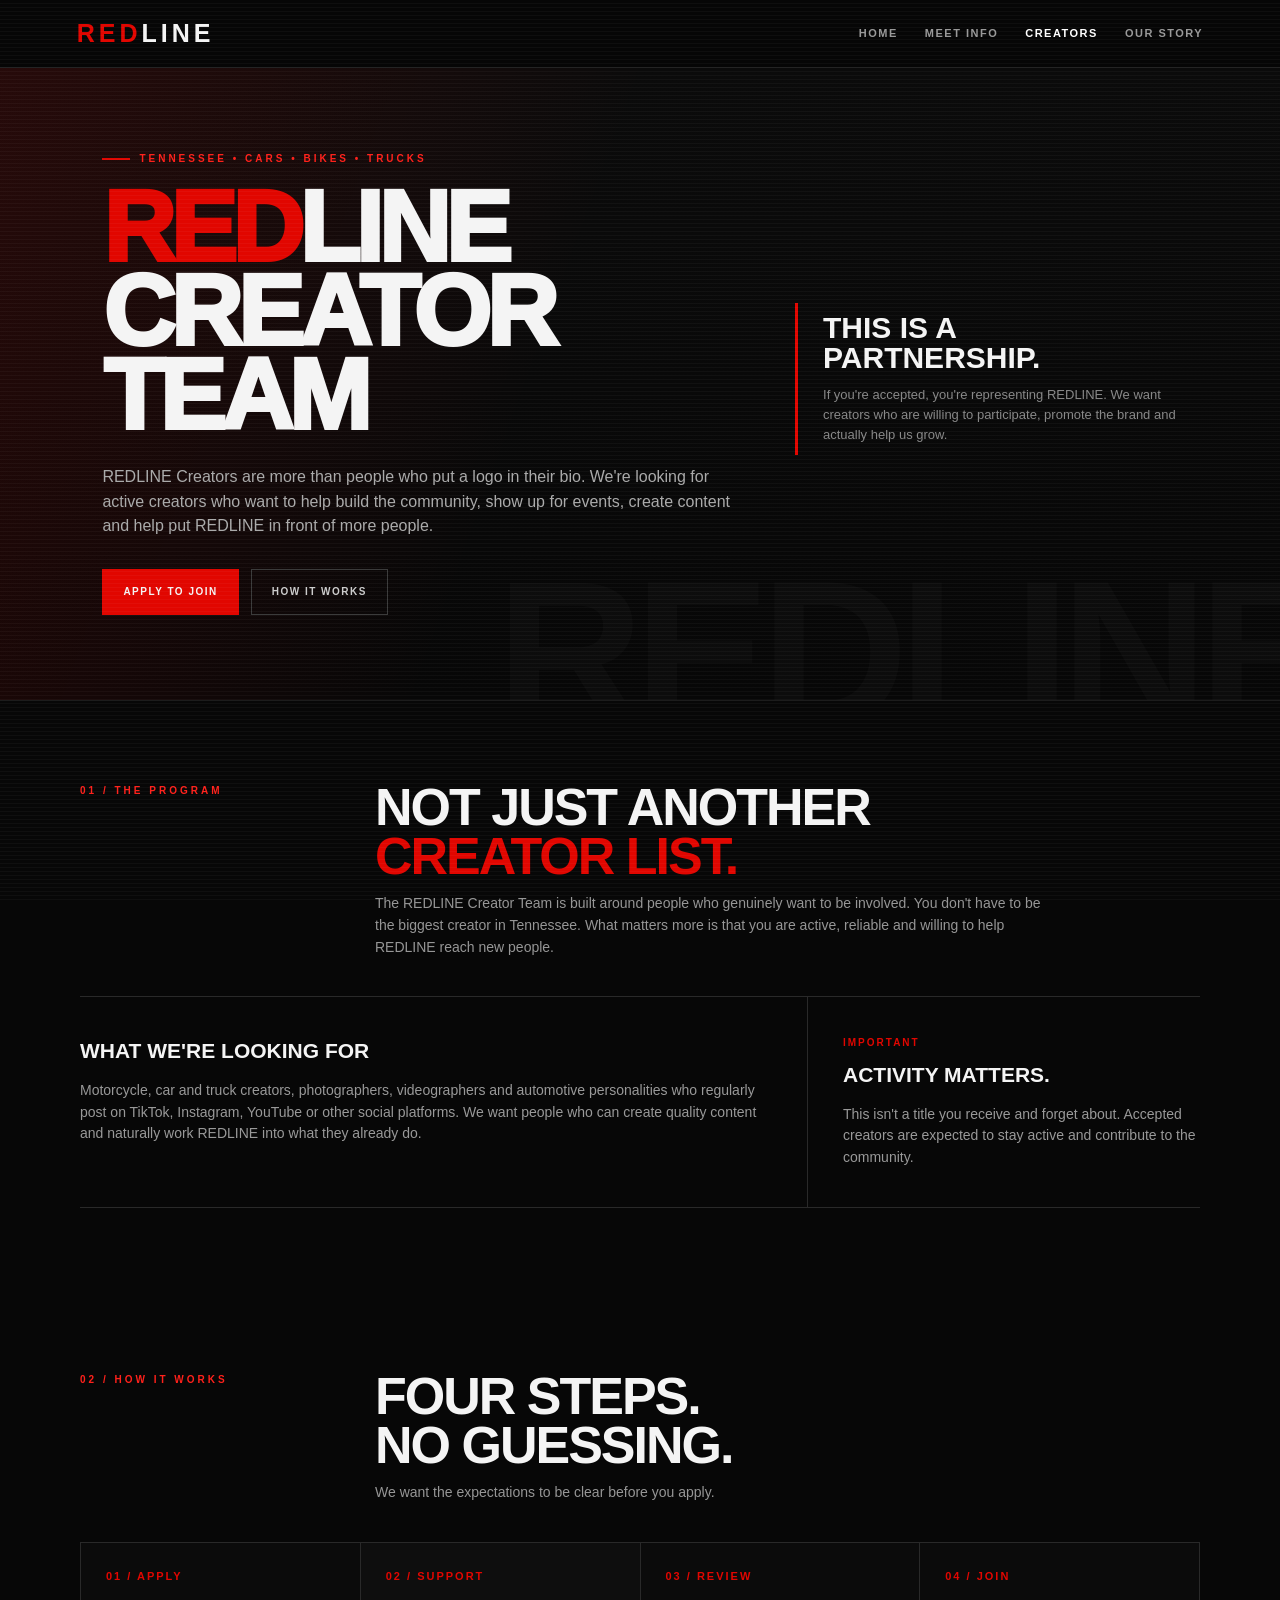
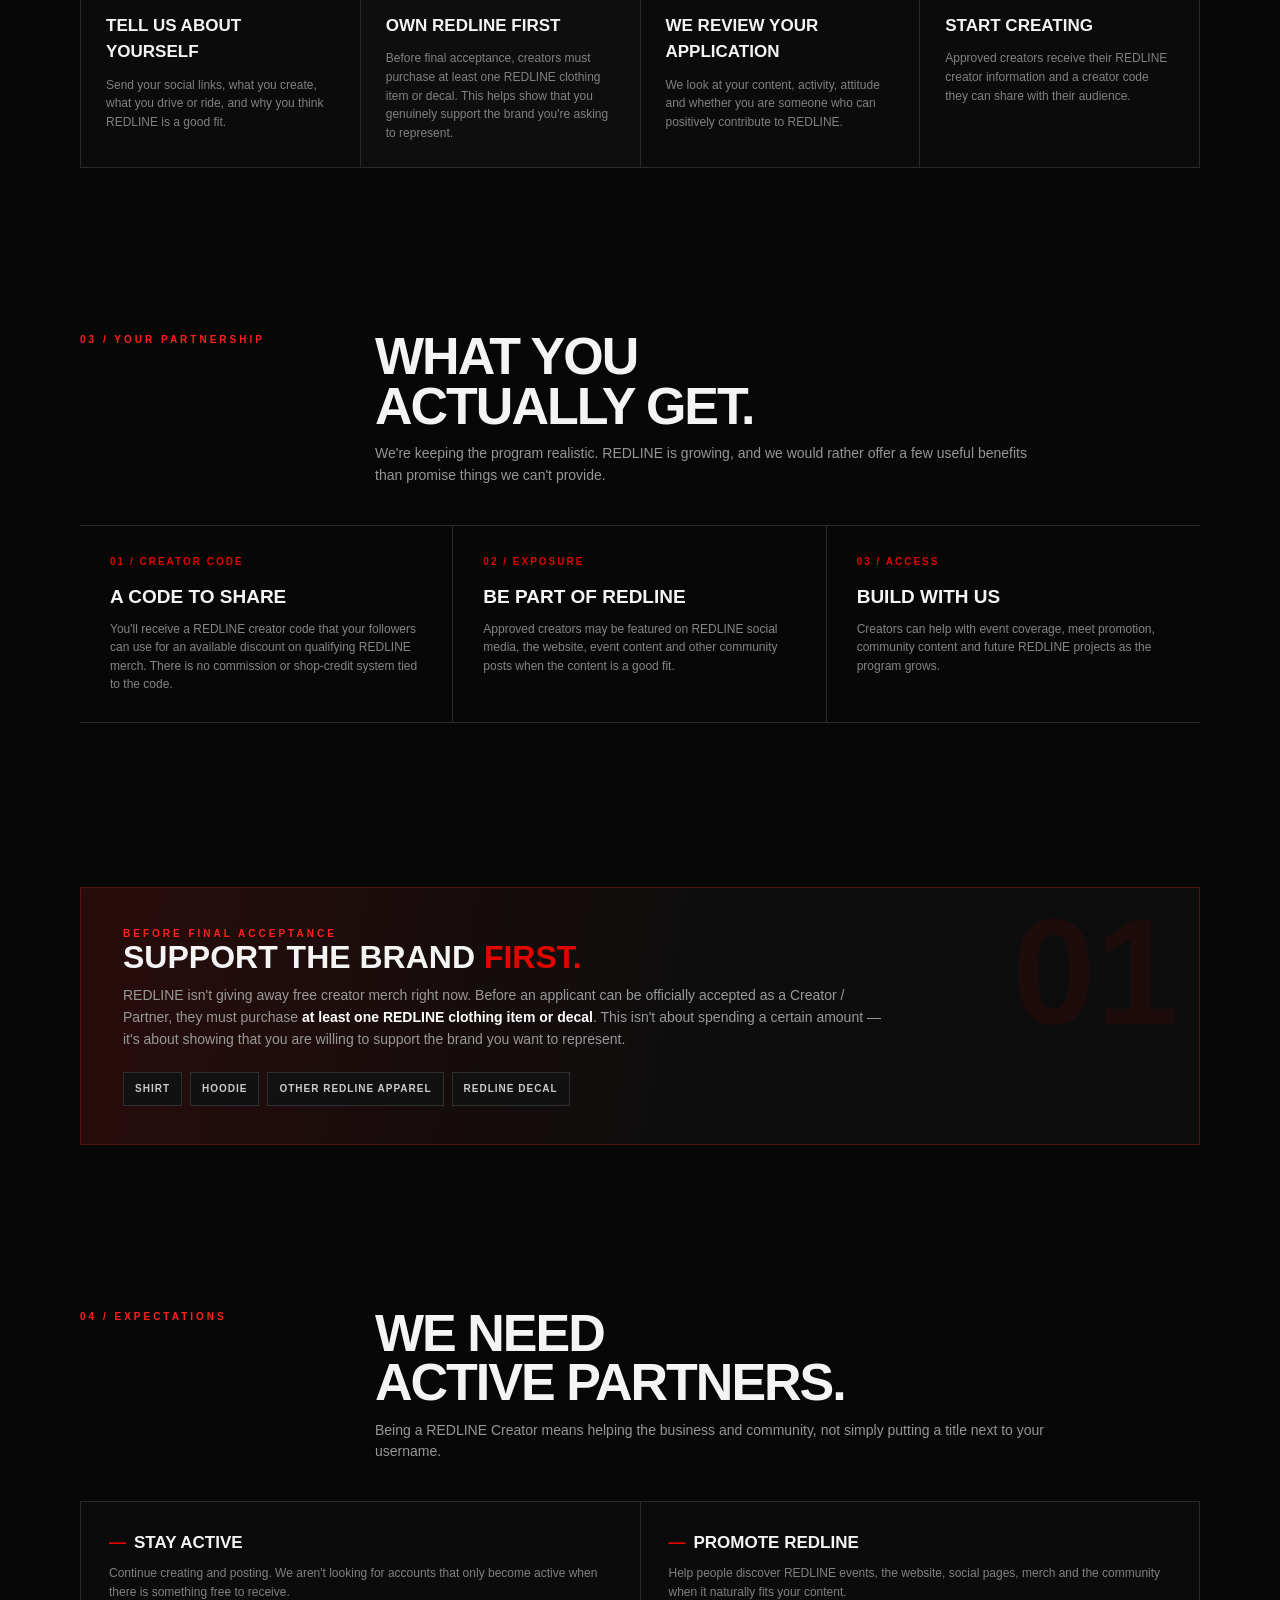
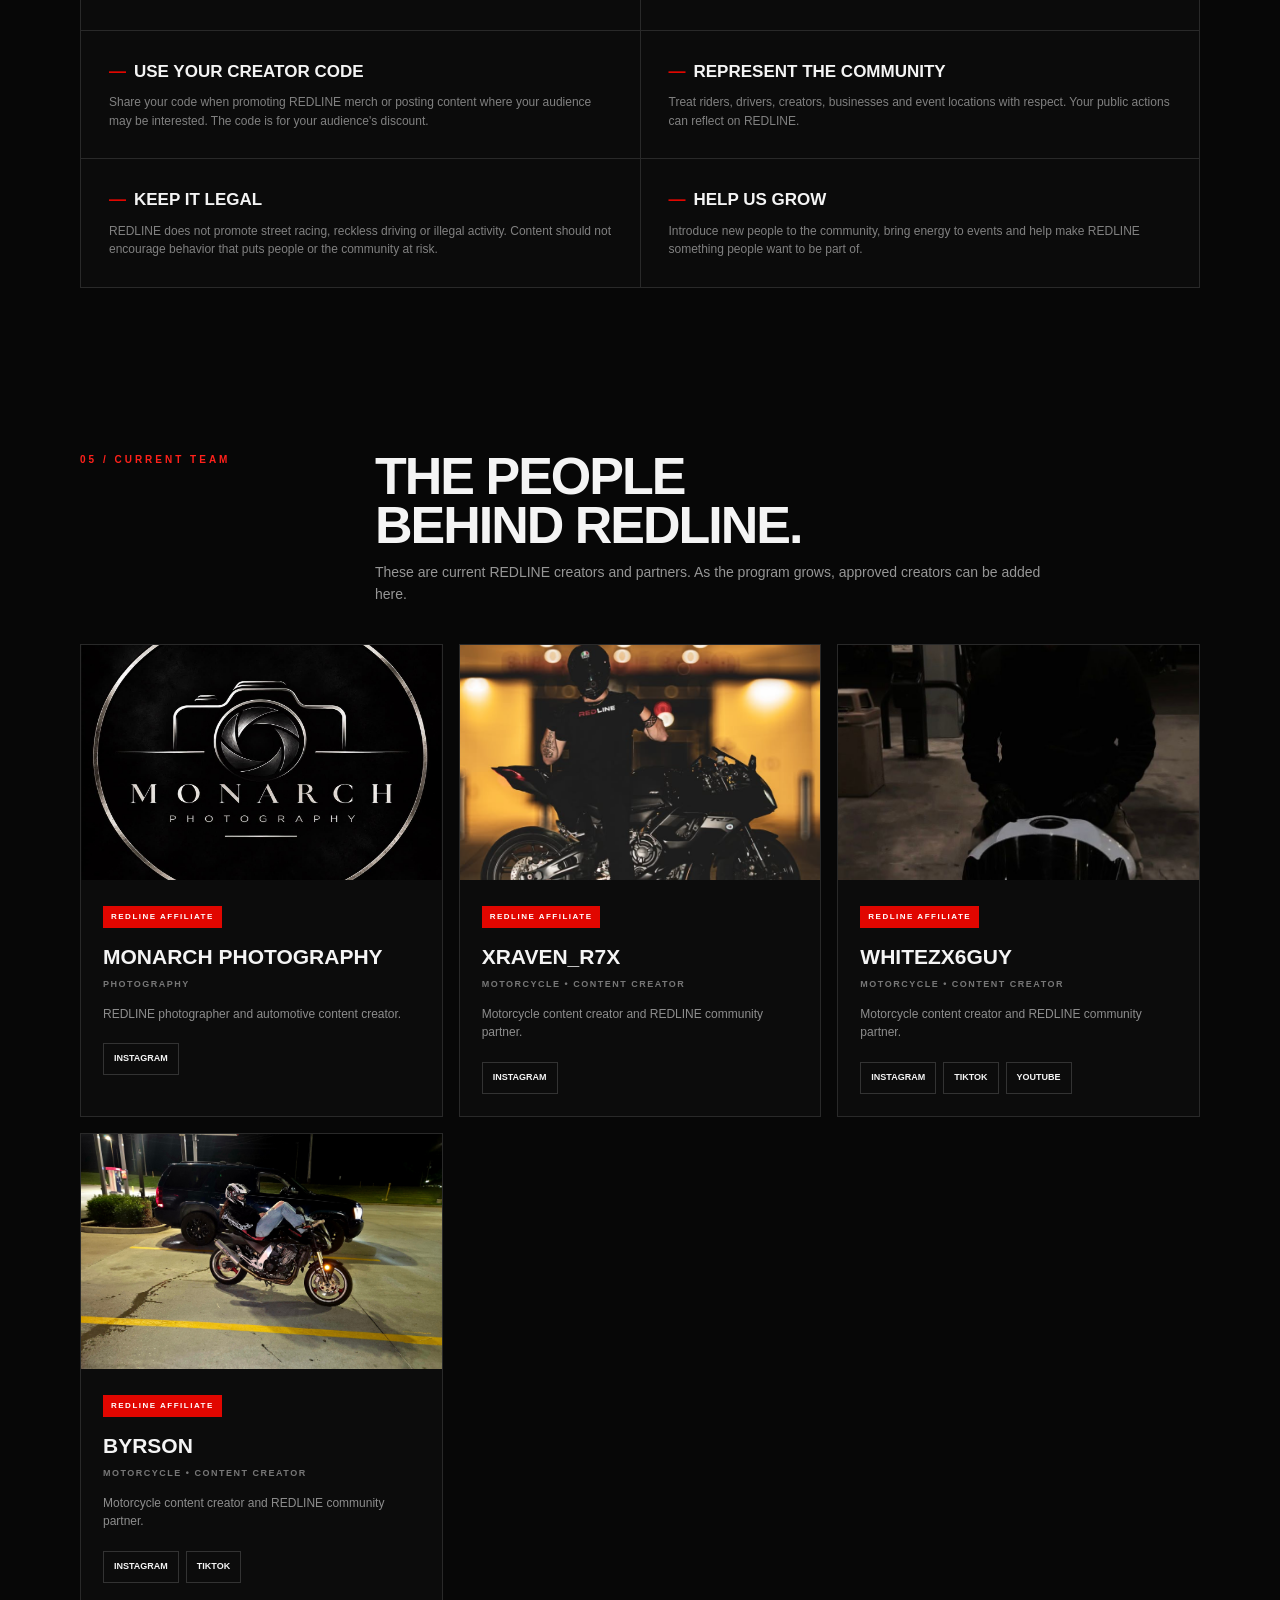
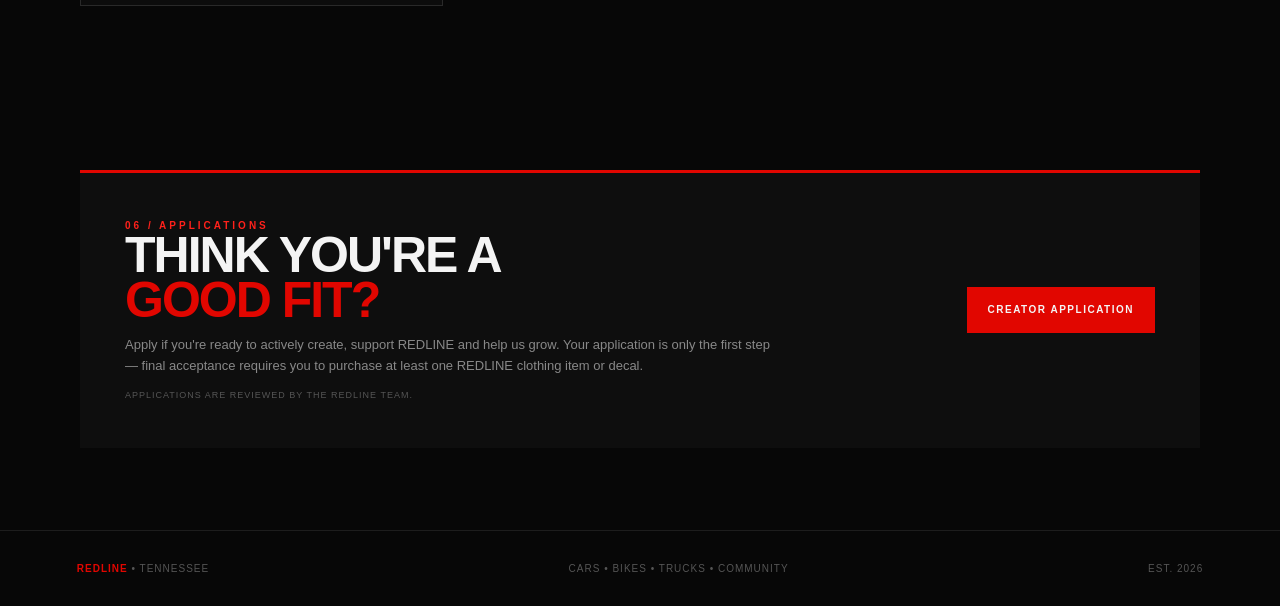
<file: creators/index.html>
<!DOCTYPE html>
<html lang="en">
<head>
    <meta charset="UTF-8">
    <meta name="viewport" content="width=device-width, initial-scale=1.0">
    <title>Creators | REDLINE Tennessee</title>
    <meta name="description" content="Join the REDLINE Creator Team — Tennessee automotive creators, photographers and community partners.">
    <link rel="icon" type="image/png" href="../creator-images/redline-favicon.png">

    <style>
        :root {
            --red: #e10600;
            --red-bright: #ff211b;
            --black: #070707;
            --panel: #101010;
            --panel-2: #151515;
            --line: #292929;
            --text: #f4f4f4;
            --muted: #969696;
            --dim: #666;
        }

        * { box-sizing: border-box; margin: 0; padding: 0; }

        html { scroll-behavior: smooth; }

        body {
            background: var(--black);
            color: var(--text);
            font-family: Arial, Helvetica, sans-serif;
            line-height: 1.55;
        }

        body::before {
            content: "";
            position: fixed;
            inset: 0;
            pointer-events: none;
            opacity: .035;
            background-image: repeating-linear-gradient(
                0deg,
                #fff 0,
                #fff 1px,
                transparent 1px,
                transparent 4px
            );
            z-index: 999;
        }

        a { color: inherit; }

        /* NAV */
        nav {
            height: 68px;
            padding: 0 6%;
            display: flex;
            align-items: center;
            justify-content: space-between;
            border-bottom: 1px solid #1c1c1c;
            background: rgba(7,7,7,.96);
            position: sticky;
            top: 0;
            z-index: 100;
        }

        .logo {
            text-decoration: none;
            font-size: 25px;
            font-weight: 900;
            letter-spacing: 4px;
        }

        .logo span { color: var(--red); }

        nav .links {
            display: flex;
            gap: 27px;
        }

        nav .links a {
            text-decoration: none;
            color: #999;
            font-size: 11px;
            font-weight: 800;
            text-transform: uppercase;
            letter-spacing: 1.5px;
        }

        nav .links a:hover,
        nav .links a.active { color: #fff; }

        /* HERO */
        .hero {
            min-height: 540px;
            display: grid;
            grid-template-columns: minmax(0, 1.25fr) minmax(280px, .75fr);
            align-items: center;
            gap: 55px;
            padding: 75px 8% 85px;
            border-bottom: 1px solid #1c1c1c;
            background:
                linear-gradient(110deg, rgba(225,6,0,.13), transparent 43%),
                linear-gradient(180deg, #0b0b0b, #070707);
            position: relative;
            overflow: hidden;
        }

        .hero::after {
            content: "REDLINE";
            position: absolute;
            right: -45px;
            bottom: -55px;
            color: rgba(255,255,255,.025);
            font-size: clamp(100px, 16vw, 230px);
            line-height: 1;
            font-weight: 900;
            letter-spacing: -10px;
            pointer-events: none;
        }

        .hero-copy { position: relative; z-index: 2; }

        .eyebrow,
        .kicker {
            color: var(--red-bright);
            font-size: 10px;
            font-weight: 900;
            text-transform: uppercase;
            letter-spacing: 3px;
        }

        .eyebrow {
            display: inline-flex;
            align-items: center;
            gap: 9px;
            margin-bottom: 18px;
        }

        .eyebrow::before {
            content: "";
            width: 28px;
            height: 2px;
            background: var(--red);
        }

        h1 {
            font-size: clamp(52px, 8vw, 100px);
            line-height: .84;
            letter-spacing: -5px;
            text-transform: uppercase;
            font-weight: 950;
        }

        h1 span { color: var(--red); }

        .hero-copy > p {
            max-width: 650px;
            margin-top: 28px;
            color: #aaa;
            font-size: 16px;
        }

        .hero-actions {
            display: flex;
            gap: 12px;
            flex-wrap: wrap;
            margin-top: 30px;
        }

        .button {
            display: inline-block;
            padding: 14px 20px;
            text-decoration: none;
            text-transform: uppercase;
            font-size: 10px;
            font-weight: 900;
            letter-spacing: 1.5px;
            border: 1px solid var(--red);
            background: var(--red);
        }

        .button:hover { background: var(--red-bright); }

        .button.alt {
            background: transparent;
            border-color: #3b3b3b;
            color: #ccc;
        }

        .button.alt:hover {
            border-color: #777;
            background: #151515;
        }

        .hero-side {
            position: relative;
            z-index: 2;
            border-left: 3px solid var(--red);
            padding: 10px 0 10px 25px;
        }

        .hero-side strong {
            display: block;
            font-size: 30px;
            line-height: 1;
            text-transform: uppercase;
            margin-bottom: 12px;
        }

        .hero-side p {
            color: #888;
            font-size: 13px;
        }

        /* LAYOUT */
        .section {
            width: min(1120px, 88%);
            margin: 0 auto;
            padding: 82px 0;
        }

        .section-head {
            display: grid;
            grid-template-columns: 260px 1fr;
            gap: 35px;
            margin-bottom: 38px;
        }

        .section-head h2 {
            font-size: clamp(32px, 5vw, 52px);
            line-height: .95;
            text-transform: uppercase;
            letter-spacing: -2px;
        }

        .section-head p {
            color: var(--muted);
            max-width: 680px;
            margin-top: 12px;
            font-size: 14px;
        }

        /* PROGRAM INTRO */
        .program {
            display: grid;
            grid-template-columns: 1.3fr .7fr;
            border-top: 1px solid var(--line);
            border-bottom: 1px solid var(--line);
        }

        .program-main {
            padding: 38px 42px 38px 0;
            border-right: 1px solid var(--line);
        }

        .program-main h3,
        .side-note h3 {
            font-size: 21px;
            text-transform: uppercase;
            margin-bottom: 12px;
        }

        .program-main p,
        .side-note p {
            color: #999;
            font-size: 14px;
        }

        .side-note { padding: 38px 0 38px 35px; }

        .side-note strong {
            color: var(--red);
            display: block;
            text-transform: uppercase;
            font-size: 10px;
            letter-spacing: 2px;
            margin-bottom: 8px;
        }

        /* STEPS */
        .steps {
            display: grid;
            grid-template-columns: repeat(4, 1fr);
            border-top: 1px solid var(--line);
            border-left: 1px solid var(--line);
        }

        .step {
            min-height: 205px;
            padding: 25px;
            border-right: 1px solid var(--line);
            border-bottom: 1px solid var(--line);
            background: #0b0b0b;
        }

        .step:nth-child(2) { background: #0e0e0e; }

        .step-number {
            color: var(--red);
            font-size: 11px;
            font-weight: 900;
            letter-spacing: 2px;
        }

        .step h3 {
            margin: 28px 0 10px;
            font-size: 17px;
            text-transform: uppercase;
        }

        .step p {
            color: #818181;
            font-size: 12px;
        }

        /* PARTNERSHIP */
        .deal {
            display: grid;
            grid-template-columns: 1fr 1fr 1fr;
            border-top: 1px solid var(--line);
            border-bottom: 1px solid var(--line);
        }

        .deal-item {
            padding: 28px 30px;
            border-right: 1px solid var(--line);
        }

        .deal-item:last-child { border-right: 0; }

        .deal-item .num {
            color: var(--red);
            font-size: 10px;
            font-weight: 900;
            letter-spacing: 2px;
        }

        .deal-item h3 {
            font-size: 19px;
            text-transform: uppercase;
            margin: 13px 0 8px;
        }

        .deal-item p {
            color: #858585;
            font-size: 12px;
        }

        /* REQUIRED PURCHASE */
        .purchase {
            position: relative;
            border: 1px solid #5b1111;
            background:
                linear-gradient(100deg, rgba(225,6,0,.13), transparent 55%),
                #0d0d0d;
            padding: 38px 42px;
            overflow: hidden;
        }

        .purchase::before {
            content: "01";
            position: absolute;
            right: 20px;
            top: -32px;
            color: rgba(255,0,0,.07);
            font-size: 150px;
            font-weight: 900;
        }

        .purchase h2 {
            font-size: 32px;
            line-height: 1;
            text-transform: uppercase;
            margin-bottom: 12px;
            position: relative;
        }

        .purchase h2 span { color: var(--red); }

        .purchase p {
            max-width: 760px;
            color: #999;
            font-size: 14px;
            position: relative;
        }

        .purchase strong { color: #fff; }

        .purchase-list {
            display: flex;
            flex-wrap: wrap;
            gap: 8px;
            margin-top: 22px;
            position: relative;
        }

        .purchase-list span {
            padding: 8px 11px;
            border: 1px solid #303030;
            background: #111;
            color: #ccc;
            font-size: 10px;
            font-weight: 800;
            text-transform: uppercase;
            letter-spacing: 1px;
        }

        /* EXPECTATIONS */
        .expectations {
            display: grid;
            grid-template-columns: repeat(2, 1fr);
            gap: 1px;
            background: var(--line);
            border: 1px solid var(--line);
        }

        .expectation {
            background: #0b0b0b;
            padding: 28px;
        }

        .expectation h3 {
            text-transform: uppercase;
            font-size: 17px;
            margin-bottom: 8px;
        }

        .expectation h3::before {
            content: "—";
            color: var(--red);
            margin-right: 8px;
        }

        .expectation p {
            color: #818181;
            font-size: 12px;
        }

        /* ACTIVE CREATORS */
        .creator-grid {
            display: grid;
            grid-template-columns: repeat(3, 1fr);
            gap: 16px;
        }

        .creator-card {
            background: #0c0c0c;
            border: 1px solid var(--line);
            display: flex;
            flex-direction: column;
        }

        .creator-card:hover { border-color: #4b1717; }

        .creator-image {
            height: 235px;
            background: #151515;
            overflow: hidden;
        }

        .creator-image img {
            width: 100%;
            height: 100%;
            object-fit: cover;
            display: block;
        }

        .creator-content { padding: 22px; }

        .creator-badge {
            display: inline-block;
            color: #fff;
            background: var(--red);
            padding: 5px 8px;
            font-size: 8px;
            font-weight: 900;
            letter-spacing: 1.5px;
            text-transform: uppercase;
        }

        .creator-content h3 {
            margin-top: 13px;
            font-size: 21px;
            text-transform: uppercase;
        }

        .creator-type {
            color: #777;
            font-size: 9px;
            font-weight: 900;
            text-transform: uppercase;
            letter-spacing: 1.5px;
            margin: 4px 0 13px;
        }

        .creator-content p {
            color: #8d8d8d;
            font-size: 12px;
        }

        .creator-links {
            display: flex;
            gap: 7px;
            margin-top: 20px;
        }

        .creator-links a {
            text-decoration: none;
            border: 1px solid #333;
            padding: 8px 10px;
            font-size: 9px;
            font-weight: 900;
            text-transform: uppercase;
        }

        .creator-links a:hover {
            border-color: var(--red);
            background: var(--red);
        }

        /* APPLY */
        .apply {
            background: #0e0e0e;
            border-top: 3px solid var(--red);
            padding: 45px;
            display: flex;
            justify-content: space-between;
            align-items: center;
            gap: 30px;
        }

        .apply h2 {
            font-size: clamp(30px, 5vw, 50px);
            line-height: .9;
            text-transform: uppercase;
            letter-spacing: -2px;
        }

        .apply h2 span { color: var(--red); }

        .apply p {
            max-width: 650px;
            color: #888;
            font-size: 13px;
            margin-top: 12px;
        }

        .apply-note {
            color: #555;
            font-size: 9px;
            text-transform: uppercase;
            letter-spacing: 1px;
            margin-top: 13px;
        }

        /* FOOTER */
        footer {
            border-top: 1px solid #1d1d1d;
            padding: 30px 6%;
            display: flex;
            justify-content: space-between;
            gap: 20px;
            color: #555;
            font-size: 10px;
            text-transform: uppercase;
            letter-spacing: 1px;
        }

        footer strong { color: var(--red); }

        @media (max-width: 900px) {
            .hero {
                grid-template-columns: 1fr;
                min-height: auto;
                padding: 70px 7%;
            }

            .hero-side { max-width: 520px; }

            .section-head {
                grid-template-columns: 1fr;
                gap: 8px;
            }

            .program { grid-template-columns: 1fr; }

            .program-main {
                padding: 30px 0;
                border-right: 0;
                border-bottom: 1px solid var(--line);
            }

            .side-note { padding: 30px 0; }

            .steps { grid-template-columns: repeat(2, 1fr); }

            .deal { grid-template-columns: 1fr; }

            .deal-item {
                border-right: 0;
                border-bottom: 1px solid var(--line);
            }

            .deal-item:last-child { border-bottom: 0; }

            .creator-grid { grid-template-columns: repeat(2, 1fr); }

            .apply {
                flex-direction: column;
                align-items: flex-start;
            }
        }

        @media (max-width: 620px) {
            nav { padding: 0 5%; }

            nav .links { display: none; }

            .hero {
                padding: 58px 6% 65px;
            }

            h1 {
                font-size: clamp(48px, 16vw, 78px);
                letter-spacing: -3px;
            }

            .section {
                width: 88%;
                padding: 62px 0;
            }

            .steps,
            .expectations,
            .creator-grid {
                grid-template-columns: 1fr;
            }

            .step { min-height: 0; }

            .purchase,
            .apply {
                padding: 30px 24px;
            }

            .purchase h2 { font-size: 28px; }

            footer {
                flex-direction: column;
                text-align: center;
            }
        }
    </style>
</head>

<body>

    
    <link
      rel="icon"
      type="image/png"
      href="/creator-images/redline-favicon.png"
    />

<nav>
    <a href="/" class="logo"><span>RED</span>LINE</a>
    <div class="links">
        <a href="/">Home</a>
        <a href="/meet/">Meet Info</a>
        <a href="/creators/" class="active">Creators</a>
        <a href="/beginning/">Our Story</a>
    </div>
</nav>

<!-- HERO -->
<header class="hero">
    <div class="hero-copy">
        <div class="eyebrow">Tennessee • Cars • Bikes • Trucks</div>
        <h1><span>RED</span>LINE<br>CREATOR TEAM</h1>
        <p>
            REDLINE Creators are more than people who put a logo in their bio.
            We're looking for active creators who want to help build the community,
            show up for events, create content and help put REDLINE in front of more people.
        </p>

        <div class="hero-actions">
            <a href="#apply" class="button">Apply to Join</a>
            <a href="#program" class="button alt">How It Works</a>
        </div>
    </div>

    <div class="hero-side">
        <strong>This is a partnership.</strong>
        <p>
            If you're accepted, you're representing REDLINE. We want creators
            who are willing to participate, promote the brand and actually help us grow.
        </p>
    </div>
</header>

<!-- WHAT IT IS -->
<section class="section" id="program">
    <div class="section-head">
        <div class="kicker">01 / The Program</div>
        <div>
            <h2>Not just another<br><span style="color:#e10600;">creator list.</span></h2>
            <p>
                The REDLINE Creator Team is built around people who genuinely want
                to be involved. You don't have to be the biggest creator in Tennessee.
                What matters more is that you are active, reliable and willing to
                help REDLINE reach new people.
            </p>
        </div>
    </div>

    <div class="program">
        <div class="program-main">
            <h3>What we're looking for</h3>
            <p>
                Motorcycle, car and truck creators, photographers, videographers and
                automotive personalities who regularly post on TikTok, Instagram,
                YouTube or other social platforms. We want people who can create
                quality content and naturally work REDLINE into what they already do.
            </p>
        </div>

        <div class="side-note">
            <strong>Important</strong>
            <h3>Activity matters.</h3>
            <p>
                This isn't a title you receive and forget about. Accepted creators
                are expected to stay active and contribute to the community.
            </p>
        </div>
    </div>
</section>

<!-- HOW IT WORKS -->
<section class="section">
    <div class="section-head">
        <div class="kicker">02 / How It Works</div>
        <div>
            <h2>Four steps.<br>No guessing.</h2>
            <p>
                We want the expectations to be clear before you apply.
            </p>
        </div>
    </div>

    <div class="steps">
        <div class="step">
            <div class="step-number">01 / APPLY</div>
            <h3>Tell us about yourself</h3>
            <p>
                Send your social links, what you create, what you drive or ride,
                and why you think REDLINE is a good fit.
            </p>
        </div>

        <div class="step">
            <div class="step-number">02 / SUPPORT</div>
            <h3>Own REDLINE first</h3>
            <p>
                Before final acceptance, creators must purchase at least one
                REDLINE clothing item or decal. This helps show that you genuinely
                support the brand you're asking to represent.
            </p>
        </div>

        <div class="step">
            <div class="step-number">03 / REVIEW</div>
            <h3>We review your application</h3>
            <p>
                We look at your content, activity, attitude and whether you are
                someone who can positively contribute to REDLINE.
            </p>
        </div>

        <div class="step">
            <div class="step-number">04 / JOIN</div>
            <h3>Start creating</h3>
            <p>
                Approved creators receive their REDLINE creator information and
                a creator code they can share with their audience.
            </p>
        </div>
    </div>
</section>

<!-- WHAT CREATORS GET -->
<section class="section">
    <div class="section-head">
        <div class="kicker">03 / Your Partnership</div>
        <div>
            <h2>What you<br>actually get.</h2>
            <p>
                We're keeping the program realistic. REDLINE is growing, and we
                would rather offer a few useful benefits than promise things we can't provide.
            </p>
        </div>
    </div>

    <div class="deal">
        <div class="deal-item">
            <div class="num">01 / CREATOR CODE</div>
            <h3>A code to share</h3>
            <p>
                You'll receive a REDLINE creator code that your followers can use
                for an available discount on qualifying REDLINE merch. There is no
                commission or shop-credit system tied to the code.
            </p>
        </div>

        <div class="deal-item">
            <div class="num">02 / EXPOSURE</div>
            <h3>Be part of REDLINE</h3>
            <p>
                Approved creators may be featured on REDLINE social media, the
                website, event content and other community posts when the content
                is a good fit.
            </p>
        </div>

        <div class="deal-item">
            <div class="num">03 / ACCESS</div>
            <h3>Build with us</h3>
            <p>
                Creators can help with event coverage, meet promotion, community
                content and future REDLINE projects as the program grows.
            </p>
        </div>
    </div>
</section>

<!-- REQUIRED MERCH PURCHASE -->
<section class="section">
    <div class="purchase">
        <div class="kicker">Before Final Acceptance</div>
        <h2>Support the brand <span>first.</span></h2>
        <p>
            REDLINE isn't giving away free creator merch right now. Before an applicant
            can be officially accepted as a Creator / Partner, they must purchase
            <strong>at least one REDLINE clothing item or decal</strong>.
            This isn't about spending a certain amount — it's about showing that you
            are willing to support the brand you want to represent.
        </p>

        <div class="purchase-list">
            <span>Shirt</span>
            <span>Hoodie</span>
            <span>Other REDLINE Apparel</span>
            <span>REDLINE Decal</span>
        </div>
    </div>
</section>

<!-- EXPECTATIONS -->
<section class="section">
    <div class="section-head">
        <div class="kicker">04 / Expectations</div>
        <div>
            <h2>We need<br>active partners.</h2>
            <p>
                Being a REDLINE Creator means helping the business and community,
                not simply putting a title next to your username.
            </p>
        </div>
    </div>

    <div class="expectations">
        <div class="expectation">
            <h3>Stay active</h3>
            <p>
                Continue creating and posting. We aren't looking for accounts that
                only become active when there is something free to receive.
            </p>
        </div>

        <div class="expectation">
            <h3>Promote REDLINE</h3>
            <p>
                Help people discover REDLINE events, the website, social pages,
                merch and the community when it naturally fits your content.
            </p>
        </div>

        <div class="expectation">
            <h3>Use your creator code</h3>
            <p>
                Share your code when promoting REDLINE merch or posting content where
                your audience may be interested. The code is for your audience's discount.
            </p>
        </div>

        <div class="expectation">
            <h3>Represent the community</h3>
            <p>
                Treat riders, drivers, creators, businesses and event locations with
                respect. Your public actions can reflect on REDLINE.
            </p>
        </div>

        <div class="expectation">
            <h3>Keep it legal</h3>
            <p>
                REDLINE does not promote street racing, reckless driving or illegal
                activity. Content should not encourage behavior that puts people or
                the community at risk.
            </p>
        </div>

        <div class="expectation">
            <h3>Help us grow</h3>
            <p>
                Introduce new people to the community, bring energy to events and
                help make REDLINE something people want to be part of.
            </p>
        </div>
    </div>
</section>

<!-- CURRENT CREATORS -->
<section class="section">
    <div class="section-head">
        <div class="kicker">05 / Current Team</div>
        <div>
            <h2>The people<br>behind REDLINE.</h2>
            <p>
                These are current REDLINE creators and partners. As the program grows,
                approved creators can be added here.
            </p>
        </div>
    </div>

    <div class="creator-grid">

        <div class="creator-card">
            <div class="creator-image">
                <img src="/creator-images/creator8.jpg" alt="Monarch Photography">
            </div>
            <div class="creator-content">
                <span class="creator-badge">REDLINE AFFILIATE</span>
                <h3>Monarch Photography</h3>
                <div class="creator-type">Photography</div>
                <p>REDLINE photographer and automotive content creator.</p>
                <div class="creator-links">
                    <a href="https://www.instagram.com/monarchxphotography/" target="_blank" rel="noopener">Instagram</a>
                </div>
            </div>
        </div>

        <div class="creator-card">
            <div class="creator-image">
                <img src="/creator-images/creator6.png" alt="Xraven_r7x">
            </div>
            <div class="creator-content">
                <span class="creator-badge">REDLINE AFFILIATE</span>
                <h3>Xraven_r7x</h3>
                <div class="creator-type">Motorcycle • Content Creator</div>
                <p>Motorcycle content creator and REDLINE community partner.</p>
                <div class="creator-links">
                    <a href="https://www.instagram.com/xraven_r7x/" target="_blank" rel="noopener">Instagram</a>
                </div>
            </div>
        </div>

        <div class="creator-card">
            <div class="creator-image">
                <img src="/creator-images/whitegy.jpeg" alt="Whitezx6guy">
            </div>
            <div class="creator-content">
                <span class="creator-badge">REDLINE AFFILIATE</span>
                <h3>Whitezx6guy</h3>
                <div class="creator-type">Motorcycle • Content Creator</div>
                <p>Motorcycle content creator and REDLINE community partner.</p>
                <div class="creator-links">
                    <a href="https://www.instagram.com/Whitezx6/" target="_blank" rel="noopener">Instagram</a>
                    <a href="https://www.tiktok.com/Whitezx6guy" target="_blank" rel="noopener">Tiktok</a>
                    <a href="https://www.youtube.com/whitezx6/" target="_blank" rel="noopener">Youtube</a>
                </div>
            </div>
        </div>

        <div class="creator-card">
            <div class="creator-image">
                <img src="/creator-images/bryson.jpg" alt="bryson">
            </div>
            <div class="creator-content">
                <span class="creator-badge">REDLINE AFFILIATE</span>
                <h3>Byrson</h3>
                <div class="creator-type">Motorcycle • Content Creator</div>
                <p>Motorcycle content creator and REDLINE community partner.</p>
                <div class="creator-links">
                    <a href="https://www.instagram.com/bcollin13/" target="_blank" rel="noopener">Instagram</a>
                    <a href="https://www.tiktok.com/bcollin13" target="_blank" rel="noopener">Tiktok</a>
                </div>
            </div>
        </div>

    </div>
</section>

<!-- APPLY -->
<section class="section" id="apply">
    <div class="apply">
        <div>
            <div class="kicker">06 / Applications</div>
            <h2>Think you're a<br><span>good fit?</span></h2>
            <p>
                Apply if you're ready to actively create, support REDLINE and help
                us grow. Your application is only the first step — final acceptance
                requires you to purchase at least one REDLINE clothing item or decal.
            </p>
            <div class="apply-note">Applications are reviewed by the REDLINE team.</div>
        </div>

        <a class="button" href="https://tally.so/r/A7VGLz" target="_blank" rel="noopener">
            Creator Application
        </a>
    </div>
</section>

<footer>
    <div><strong>REDLINE</strong> • Tennessee</div>
    <div>Cars • Bikes • Trucks • Community</div>
    <div>EST. 2026</div>
</footer>

</body>
</html>
</file>
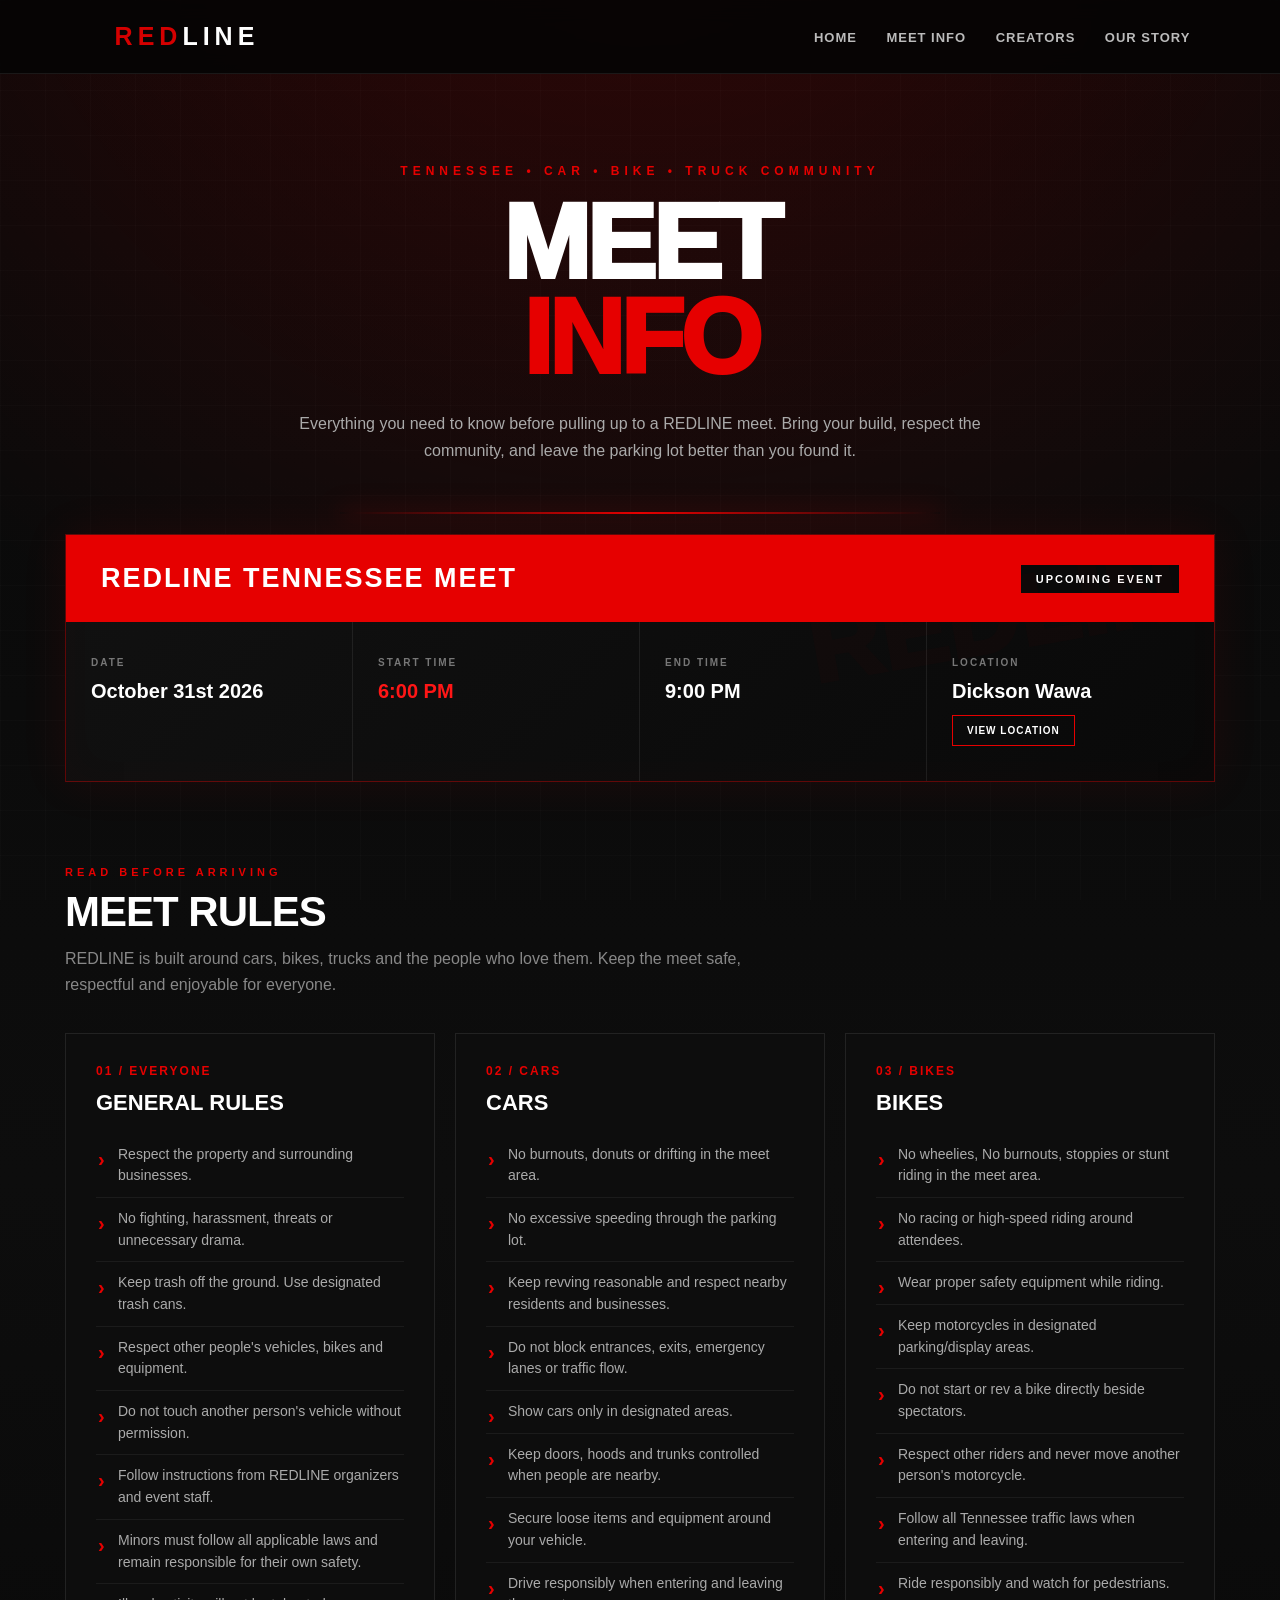
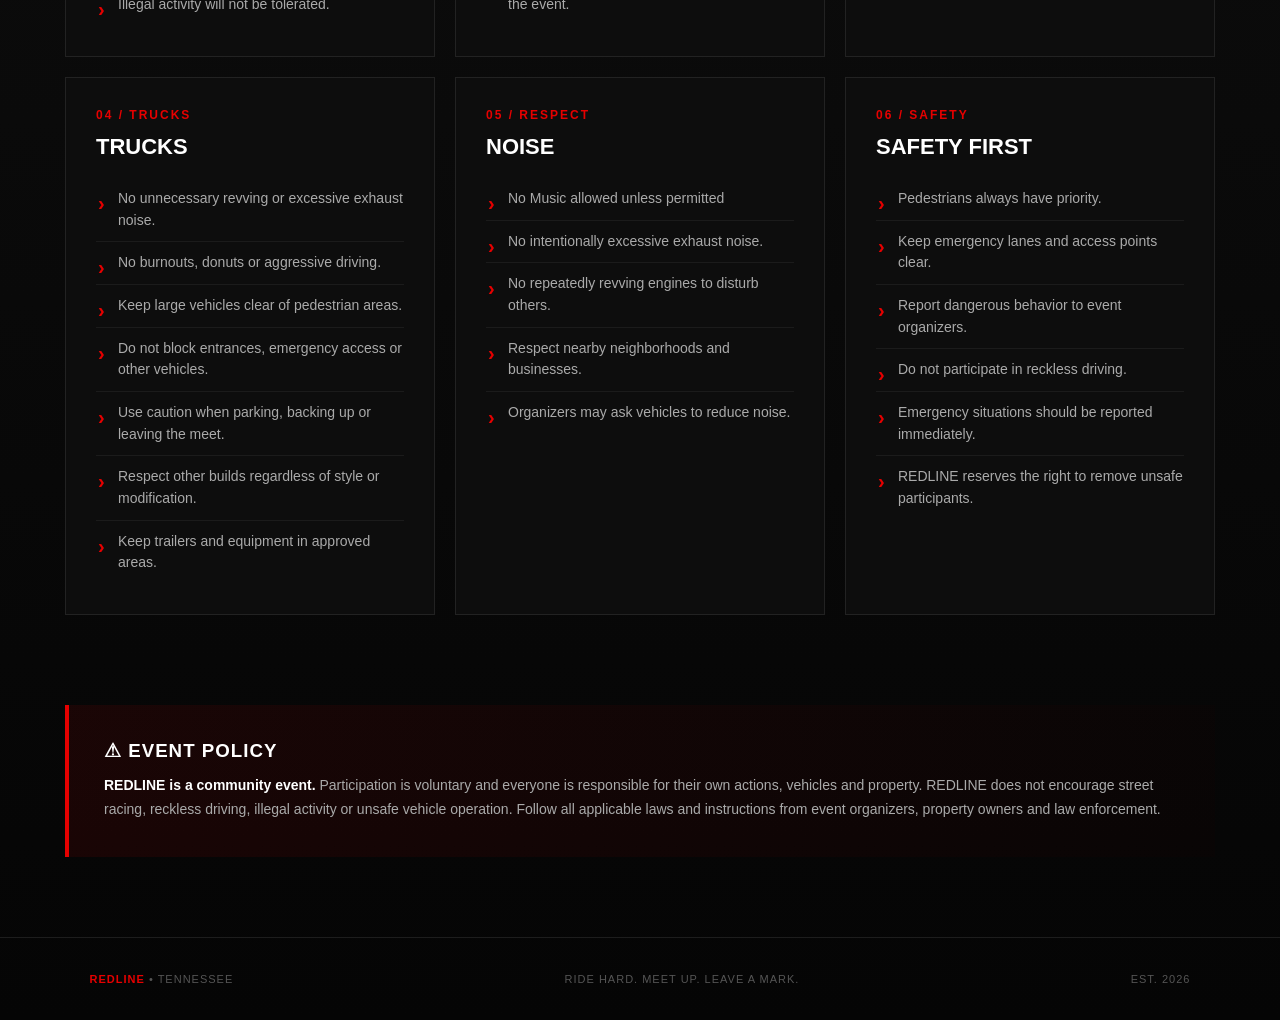
<file: meet/index.html>
<!doctype html>
<html lang="en">
  <head>
    <meta charset="UTF-8" />
    <meta name="viewport" content="width=device-width, initial-scale=1.0" />

    <title>Meet Information | REDLINE Tennessee</title>

    <link
      rel="icon"
      type="image/png"
      href="../creator-images/redline-favicon.png"
    />

    <meta
      name="description"
      content="REDLINE Tennessee meet information, rules, location, date and event times for cars, bikes and trucks."
    />

    <style>
      * {
        margin: 0;
        padding: 0;
        box-sizing: border-box;
      }

      html {
        scroll-behavior: smooth;
      }

      body {
        font-family: Arial, Helvetica, sans-serif;
        background:
          radial-gradient(
            circle at 50% -10%,
            rgba(255, 0, 0, 0.18),
            transparent 35%
          ),
          linear-gradient(180deg, #080808 0%, #0d0d0d 45%, #050505 100%);
        color: #fff;
        min-height: 100vh;
      }

      body::before {
        content: "";
        position: fixed;
        inset: 0;
        pointer-events: none;
        background-image:
          linear-gradient(rgba(255, 255, 255, 0.015) 1px, transparent 1px),
          linear-gradient(
            90deg,
            rgba(255, 255, 255, 0.015) 1px,
            transparent 1px
          );
        background-size: 45px 45px;
        z-index: -1;
      }

      /* NAVIGATION */

      nav {
        width: 100%;
        padding: 22px 7%;
        display: flex;
        justify-content: space-between;
        align-items: center;
        border-bottom: 1px solid rgba(255, 255, 255, 0.08);
        background: rgba(5, 5, 5, 0.9);
        backdrop-filter: blur(10px);
        position: sticky;
        top: 0;
        z-index: 100;
      }

      .logo {
        color: #d40000;
        text-decoration: none;
        font-size: 25px;
        font-weight: 900;
        letter-spacing: 5px;
      }

      .logo span {
        color: #fff;
      }

      nav a {
        color: #bbb;
        text-decoration: none;
        margin-left: 25px;
        font-size: 13px;
        font-weight: bold;
        text-transform: uppercase;
        letter-spacing: 1px;
        transition: 0.25s;
      }

      nav a:hover {
        color: #ff1a1a;
      }

      /* HERO */

      .hero {
        text-align: center;
        padding: 90px 20px 70px;
        position: relative;
        overflow: hidden;
      }

      .hero::after {
        content: "";
        position: absolute;
        width: 600px;
        height: 2px;
        background: linear-gradient(90deg, transparent, #e60000, transparent);
        bottom: 20px;
        left: 50%;
        transform: translateX(-50%);
        box-shadow: 0 0 25px rgba(255, 0, 0, 0.6);
      }

      .eyebrow {
        color: #e60000;
        font-weight: 900;
        letter-spacing: 5px;
        font-size: 12px;
        margin-bottom: 18px;
      }

      h1 {
        font-size: clamp(48px, 9vw, 105px);
        line-height: 0.9;
        font-weight: 1000;
        letter-spacing: -4px;
        text-transform: uppercase;
      }

      h1 span {
        color: #e60000;
      }

      .hero p {
        max-width: 700px;
        margin: 25px auto 0;
        color: #aaa;
        font-size: 16px;
        line-height: 1.7;
      }

      /* EVENT CARD */

      .event-section {
        width: 90%;
        max-width: 1150px;
        margin: 0 auto 80px;
      }

      .event-card {
        position: relative;
        overflow: hidden;
        border: 1px solid rgba(255, 0, 0, 0.35);
        background: linear-gradient(135deg, #111, #090909);
        box-shadow:
          0 0 45px rgba(255, 0, 0, 0.08),
          inset 0 0 40px rgba(255, 0, 0, 0.025);
      }

      .event-card::before {
        content: "REDLINE";
        position: absolute;
        right: -30px;
        top: 20px;
        font-size: 100px;
        font-weight: 1000;
        color: rgba(255, 0, 0, 0.025);
        transform: rotate(-10deg);
      }

      .event-header {
        padding: 28px 35px;
        background: #e60000;
        display: flex;
        justify-content: space-between;
        align-items: center;
        gap: 20px;
      }

      .event-header h2 {
        font-size: 27px;
        text-transform: uppercase;
        letter-spacing: 2px;
      }

      .event-status {
        background: #090909;
        padding: 8px 15px;
        font-size: 11px;
        font-weight: bold;
        letter-spacing: 2px;
      }

      .event-details {
        display: grid;
        grid-template-columns: repeat(4, 1fr);
      }

      .detail {
        padding: 35px 25px;
        border-right: 1px solid rgba(255, 255, 255, 0.08);
      }

      .detail:last-child {
        border-right: none;
      }

      .detail-label {
        color: #777;
        text-transform: uppercase;
        letter-spacing: 2px;
        font-size: 10px;
        font-weight: bold;
        margin-bottom: 12px;
      }

      .detail-value {
        font-size: 20px;
        font-weight: 900;
      }

      .detail-value.red {
        color: #ff1616;
      }

      .location-button {
        display: inline-block;
        margin-top: 12px;
        padding: 9px 14px;
        border: 1px solid #e60000;
        color: #fff;
        text-decoration: none;
        font-size: 10px;
        font-weight: bold;
        letter-spacing: 1px;
        text-transform: uppercase;
        transition: 0.25s;
      }

      .location-button:hover {
        background: #e60000;
      }

      /* RULES */

      .rules-section {
        width: 90%;
        max-width: 1150px;
        margin: 0 auto 90px;
      }

      .section-heading {
        margin-bottom: 35px;
      }

      .section-heading small {
        color: #e60000;
        font-size: 11px;
        letter-spacing: 4px;
        font-weight: bold;
      }

      .section-heading h2 {
        margin-top: 8px;
        font-size: 42px;
        text-transform: uppercase;
        letter-spacing: -1px;
      }

      .section-heading p {
        margin-top: 10px;
        color: #888;
        max-width: 700px;
        line-height: 1.6;
      }

      .rules-grid {
        display: grid;
        grid-template-columns: repeat(3, 1fr);
        gap: 20px;
      }

      .rule-card {
        background: #0d0d0d;
        border: 1px solid #222;
        padding: 30px;
        position: relative;
        transition: 0.3s;
      }

      .rule-card:hover {
        transform: translateY(-5px);
        border-color: rgba(230, 0, 0, 0.7);
        box-shadow: 0 15px 35px rgba(0, 0, 0, 0.5);
      }

      .rule-number {
        color: #e60000;
        font-size: 12px;
        font-weight: 900;
        letter-spacing: 2px;
      }

      .rule-card h3 {
        margin: 12px 0 18px;
        font-size: 22px;
        text-transform: uppercase;
      }

      .rule-card ul {
        list-style: none;
      }

      .rule-card li {
        color: #aaa;
        font-size: 14px;
        line-height: 1.55;
        padding: 10px 0 10px 22px;
        border-bottom: 1px solid rgba(255, 255, 255, 0.06);
        position: relative;
      }

      .rule-card li:last-child {
        border-bottom: none;
      }

      .rule-card li::before {
        content: "›";
        position: absolute;
        left: 2px;
        color: #e60000;
        font-size: 20px;
        font-weight: bold;
      }

      /* IMPORTANT RULES */

      .important {
        width: 90%;
        max-width: 1150px;
        margin: 0 auto 80px;
        padding: 35px;
        border-left: 4px solid #e60000;
        background: linear-gradient(
          90deg,
          rgba(230, 0, 0, 0.09),
          rgba(230, 0, 0, 0.015)
        );
      }

      .important h3 {
        text-transform: uppercase;
        margin-bottom: 12px;
        letter-spacing: 1px;
      }

      .important p {
        color: #aaa;
        line-height: 1.7;
        font-size: 14px;
      }

      .important strong {
        color: #fff;
      }

      /* FOOTER */

      footer {
        border-top: 1px solid #1d1d1d;
        padding: 35px 7%;
        display: flex;
        justify-content: space-between;
        align-items: center;
        color: #555;
        font-size: 11px;
        letter-spacing: 1px;
        text-transform: uppercase;
      }

      footer strong {
        color: #e60000;
      }

      /* MOBILE */

      @media (max-width: 800px) {
        nav {
          padding: 18px 5%;
        }

        nav a {
          display: none;
        }

        .hero {
          padding: 65px 20px 55px;
        }

        h1 {
          letter-spacing: -2px;
        }

        .event-details {
          grid-template-columns: repeat(2, 1fr);
        }

        .detail:nth-child(2) {
          border-right: none;
        }

        .detail:nth-child(-n + 2) {
          border-bottom: 1px solid rgba(255, 255, 255, 0.08);
        }

        .rules-grid {
          grid-template-columns: 1fr;
        }

        .event-header {
          flex-direction: column;
          align-items: flex-start;
        }

        footer {
          flex-direction: column;
          gap: 15px;
          text-align: center;
        }
      }

      @media (max-width: 500px) {
        .event-details {
          grid-template-columns: 1fr;
        }

        .detail {
          border-right: none !important;
          border-bottom: 1px solid rgba(255, 255, 255, 0.08);
        }

        .detail:last-child {
          border-bottom: none;
        }

        .section-heading h2 {
          font-size: 32px;
        }

        .important {
          padding: 25px;
        }
      }
    </style>
  </head>

  <body>
    <!-- NAVIGATION -->
    <nav>
      <a href="/" class="logo">RED<span>LINE</span></a>

      <div>
        <a href="/">Home</a>
        <a href="/meet/">Meet Info</a>
        <a href="/creators/" class="active">Creators</a>
        <a href="/beginning/">OUR STORY</a>
      </div>
    </nav>

    <!-- HERO -->
    <section class="hero">
      <div class="eyebrow">TENNESSEE • CAR • BIKE • TRUCK COMMUNITY</div>

      <h1>
        MEET<br />
        <span>INFO</span>
      </h1>

      <p>
        Everything you need to know before pulling up to a REDLINE meet. Bring
        your build, respect the community, and leave the parking lot better than
        you found it.
      </p>
    </section>

    <!-- EVENT INFORMATION -->
    <section class="event-section">
      <div class="event-card">
        <div class="event-header">
          <h2>REDLINE Tennessee Meet</h2>

          <div class="event-status">UPCOMING EVENT</div>
        </div>

        <div class="event-details">
          <div class="detail">
            <div class="detail-label">Date</div>

            <div class="detail-value">October 31st 2026</div>
          </div>

          <div class="detail">
            <div class="detail-label">Start Time</div>

            <div class="detail-value red">6:00 PM</div>
          </div>

          <div class="detail">
            <div class="detail-label">End Time</div>

            <!-- CHANGE THIS -->
            <div class="detail-value">9:00 PM</div>
          </div>

          <div class="detail">
            <div class="detail-label">Location</div>

            <!-- CHANGE THIS -->
            <div class="detail-value">Dickson Wawa</div>

            <!-- ADD GOOGLE MAP LINK HERE -->
            <a
              href="https://www.google.com/maps/place/Wawa/@36.016958,-87.3370982,16z/data=!3m1!4b1!4m6!3m5!1s0x8864a50035bd69fb:0xaf8a19b84419839e!8m2!3d36.016958!4d-87.3345233!16s%2Fg%2F11z8h1d577?entry=ttu&g_ep=EgoyMDI2MDkxNi4wIKXMDSoASAFQAw%3D%3D"
              class="location-button"
            >
              View Location
            </a>
          </div>
        </div>
      </div>
    </section>

    <!-- RULES -->
    <section class="rules-section">
      <div class="section-heading">
        <small>READ BEFORE ARRIVING</small>

        <h2>Meet Rules</h2>

        <p>
          REDLINE is built around cars, bikes, trucks and the people who love
          them. Keep the meet safe, respectful and enjoyable for everyone.
        </p>
      </div>

      <div class="rules-grid">
        <!-- GENERAL RULES -->

        <div class="rule-card">
          <div class="rule-number">01 / EVERYONE</div>

          <h3>General Rules</h3>

          <ul>
            <li>Respect the property and surrounding businesses.</li>

            <li>No fighting, harassment, threats or unnecessary drama.</li>

            <li>Keep trash off the ground. Use designated trash cans.</li>

            <li>Respect other people's vehicles, bikes and equipment.</li>

            <li>Do not touch another person's vehicle without permission.</li>

            <li>
              Follow instructions from REDLINE organizers and event staff.
            </li>

            <li>
              Minors must follow all applicable laws and remain responsible for
              their own safety.
            </li>

            <li>Illegal activity will not be tolerated.</li>
          </ul>
        </div>

        <!-- CAR RULES -->

        <div class="rule-card">
          <div class="rule-number">02 / CARS</div>

          <h3>Cars</h3>

          <ul>
            <li>No burnouts, donuts or drifting in the meet area.</li>

            <li>No excessive speeding through the parking lot.</li>

            <li>
              Keep revving reasonable and respect nearby residents and
              businesses.
            </li>

            <li>
              Do not block entrances, exits, emergency lanes or traffic flow.
            </li>

            <li>Show cars only in designated areas.</li>

            <li>
              Keep doors, hoods and trunks controlled when people are nearby.
            </li>

            <li>Secure loose items and equipment around your vehicle.</li>

            <li>Drive responsibly when entering and leaving the event.</li>
          </ul>
        </div>

        <!-- BIKE RULES -->

        <div class="rule-card">
          <div class="rule-number">03 / BIKES</div>

          <h3>Bikes</h3>

          <ul>
            <li>
              No wheelies, No burnouts, stoppies or stunt riding in the meet
              area.
            </li>

            <li>No racing or high-speed riding around attendees.</li>

            <li>Wear proper safety equipment while riding.</li>

            <li>Keep motorcycles in designated parking/display areas.</li>

            <li>Do not start or rev a bike directly beside spectators.</li>

            <li>
              Respect other riders and never move another person's motorcycle.
            </li>

            <li>
              Follow all Tennessee traffic laws when entering and leaving.
            </li>

            <li>Ride responsibly and watch for pedestrians.</li>
          </ul>
        </div>

        <!-- TRUCK RULES -->

        <div class="rule-card">
          <div class="rule-number">04 / TRUCKS</div>

          <h3>Trucks</h3>

          <ul>
            <li>No unnecessary revving or excessive exhaust noise.</li>

            <li>No burnouts, donuts or aggressive driving.</li>

            <li>Keep large vehicles clear of pedestrian areas.</li>

            <li>Do not block entrances, emergency access or other vehicles.</li>

            <li>Use caution when parking, backing up or leaving the meet.</li>

            <li>Respect other builds regardless of style or modification.</li>

            <li>Keep trailers and equipment in approved areas.</li>
          </ul>
        </div>

        <!-- SOUND -->

        <div class="rule-card">
          <div class="rule-number">05 / RESPECT</div>

          <h3>Noise</h3>

          <ul>
            <li>No Music allowed unless permitted</li>

            <li>No intentionally excessive exhaust noise.</li>

            <li>No repeatedly revving engines to disturb others.</li>

            <li>Respect nearby neighborhoods and businesses.</li>

            <li>Organizers may ask vehicles to reduce noise.</li>
          </ul>
        </div>

        <!-- SAFETY -->

        <div class="rule-card">
          <div class="rule-number">06 / SAFETY</div>

          <h3>Safety First</h3>

          <ul>
            <li>Pedestrians always have priority.</li>

            <li>Keep emergency lanes and access points clear.</li>

            <li>Report dangerous behavior to event organizers.</li>

            <li>Do not participate in reckless driving.</li>

            <li>Emergency situations should be reported immediately.</li>

            <li>REDLINE reserves the right to remove unsafe participants.</li>
          </ul>
        </div>
      </div>
    </section>

    <!-- IMPORTANT NOTICE -->

    <section class="important">
      <h3>⚠ Event Policy</h3>

      <p>
        <strong>REDLINE is a community event.</strong>
        Participation is voluntary and everyone is responsible for their own
        actions, vehicles and property. REDLINE does not encourage street
        racing, reckless driving, illegal activity or unsafe vehicle operation.
        Follow all applicable laws and instructions from event organizers,
        property owners and law enforcement.
      </p>
    </section>

    <!-- FOOTER -->

    <footer>
      <div><strong>REDLINE</strong> • Tennessee</div>

      <div>Ride hard. Meet up. Leave a mark.</div>

      <div>EST. 2026</div>
    </footer>
  </body>
</html>
</file>
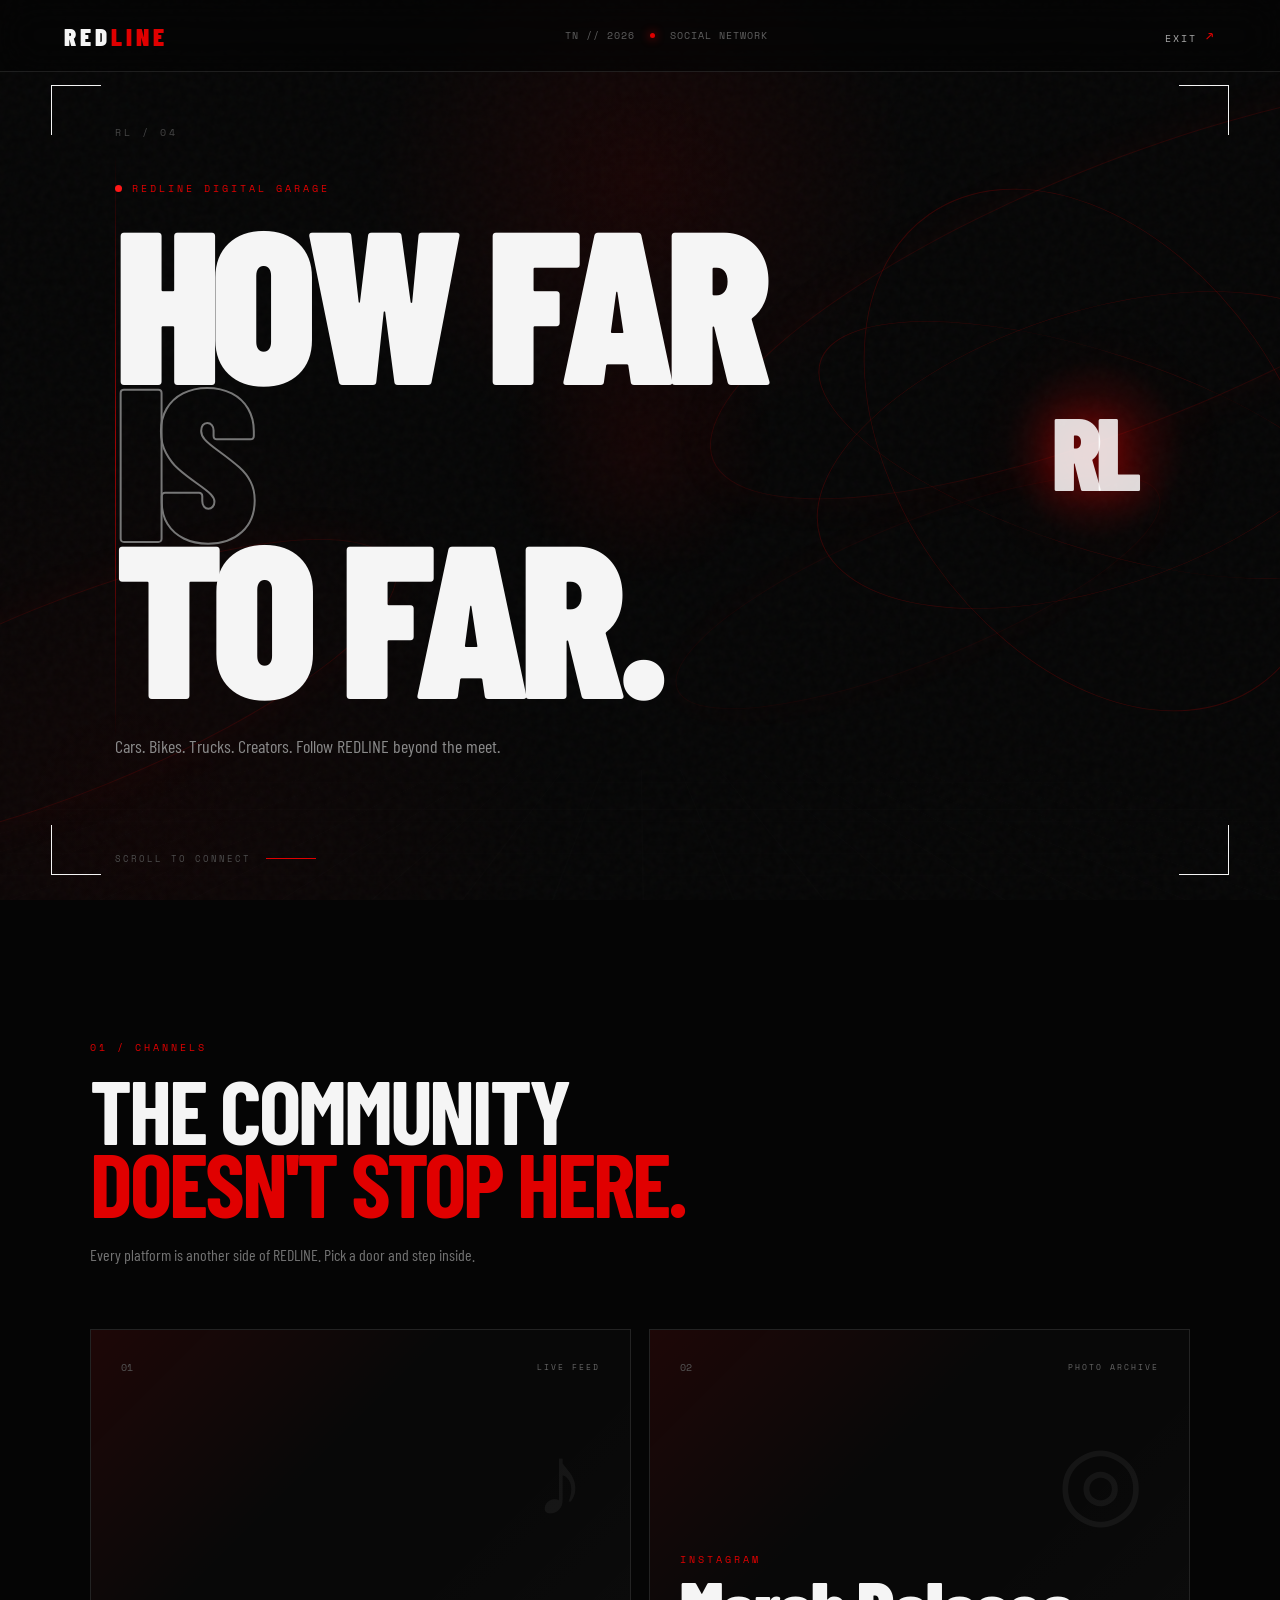
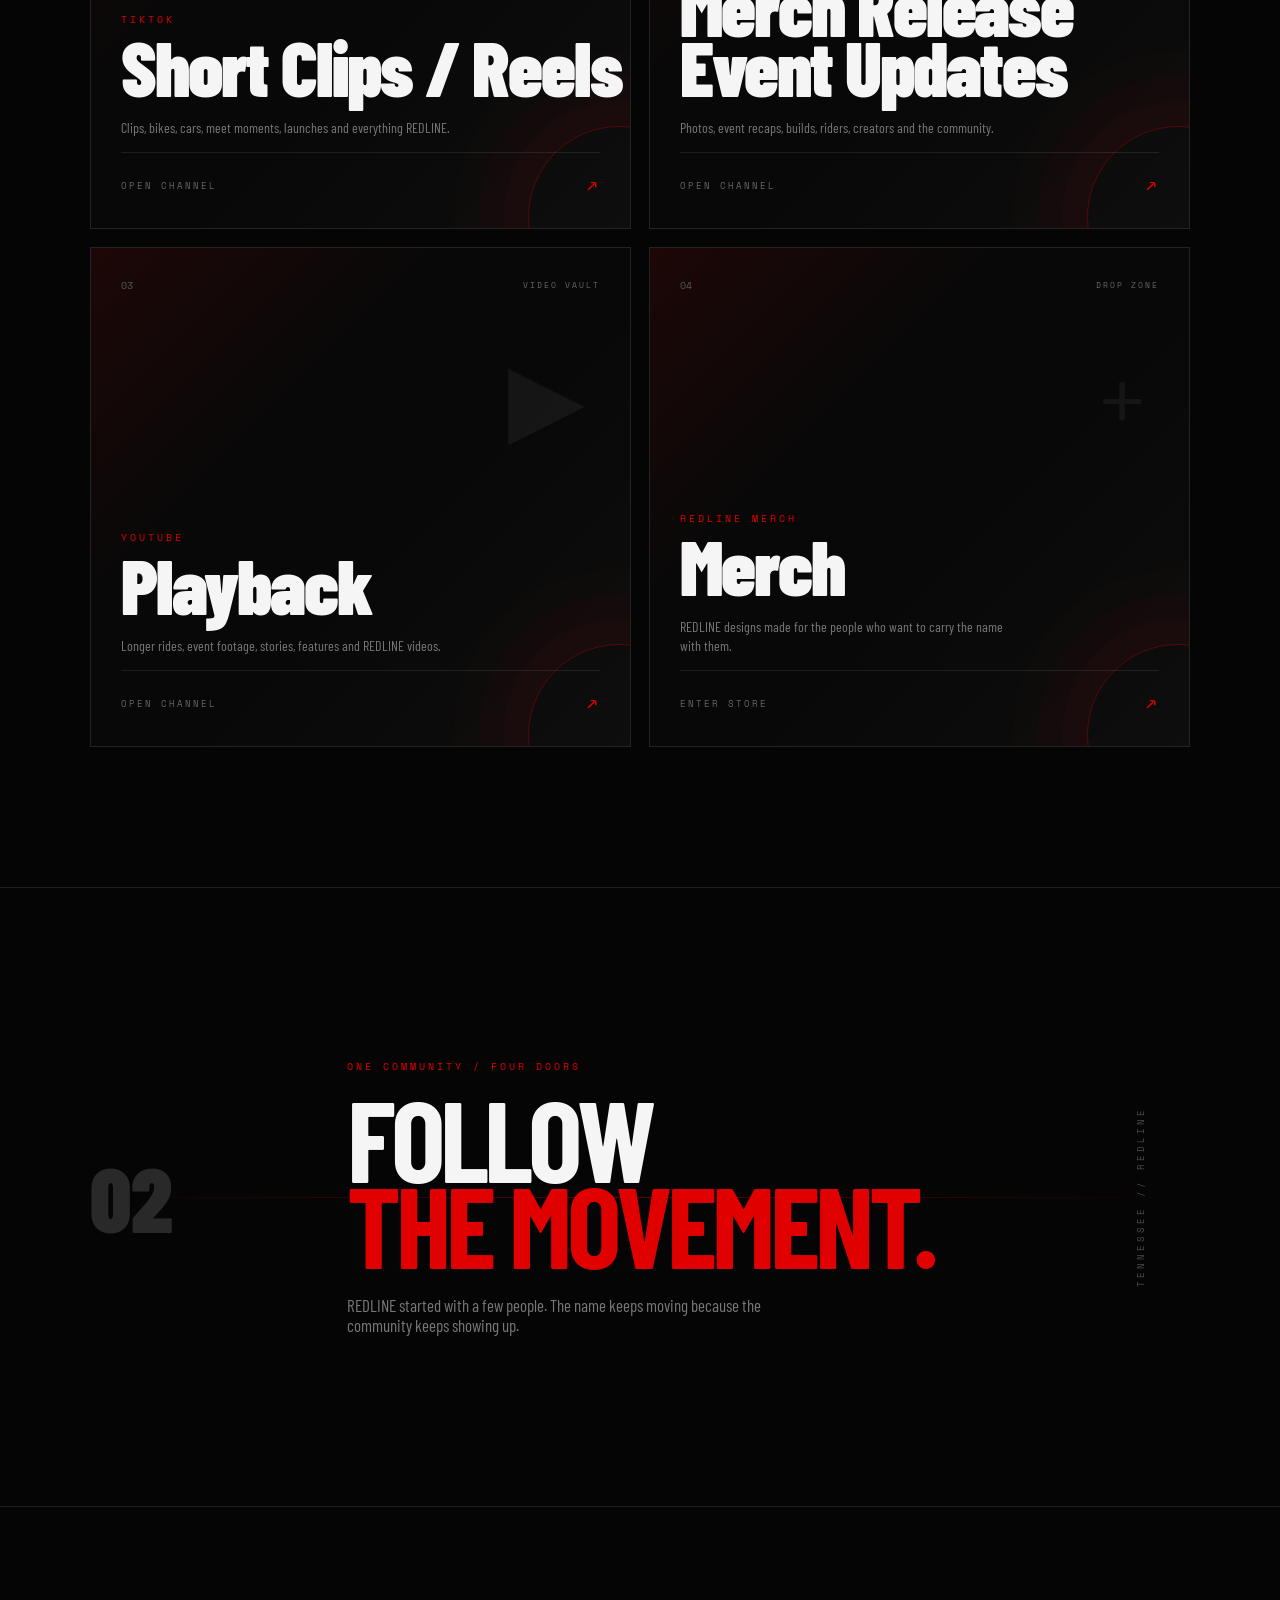
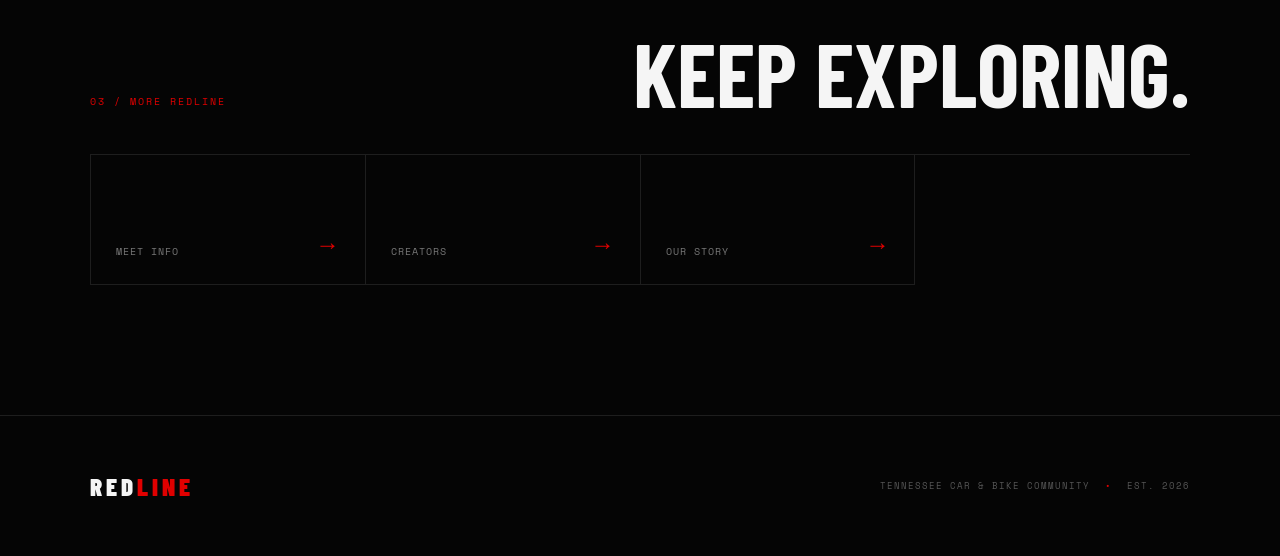
<file: social/index.html>
<!DOCTYPE html>
<html lang="en">
<head>
    <meta charset="UTF-8">
    <meta name="viewport" content="width=device-width, initial-scale=1.0">

    <title>REDLINE // SOCIALS</title>

    <link rel="icon"
          type="image/png"
          href="../creator-images/redline-favicon.png">

    <link rel="stylesheet"
          href="../css/social.css">
</head>

<body>

    <div class="world">
        <div class="noise"></div>
        <div class="red-orbit orbit-1"></div>
        <div class="red-orbit orbit-2"></div>
        <div class="red-orbit orbit-3"></div>

        <div class="corner corner-tl"></div>
        <div class="corner corner-tr"></div>
        <div class="corner corner-bl"></div>
        <div class="corner corner-br"></div>

        <div class="grid"></div>
    </div>

    <nav class="topbar">
        <a href="/" class="brand">
            <span class="brand-red">RED</span>LINE
        </a>

        <div class="nav-center">
            <span>TN // 2026</span>
            <i></i>
            <span>SOCIAL NETWORK</span>
        </div>

        <a href="/" class="back-link">
            EXIT <span>↗</span>
        </a>
    </nav>

    <main>

        <!-- HERO -->
        <section class="hero">

            <div class="hero-index">RL / 04</div>

            <div class="hero-copy">
                <div class="eyebrow">
                    <span class="pulse"></span>
                    REDLINE DIGITAL GARAGE
                </div>

                <h1>
                    How Far<br>
                    <span>Is</span><br>
                    To Far.
                </h1>

                <p>
                    Cars. Bikes. Trucks. Creators.
                    Follow REDLINE beyond the meet.
                </p>
            </div>

            <div class="hero-mark">
                <div class="mark-ring ring-a"></div>
                <div class="mark-ring ring-b"></div>
                <div class="mark-ring ring-c"></div>
                <div class="mark-core">RL</div>
            </div>

            <div class="hero-scroll">
                <span>SCROLL TO CONNECT</span>
                <b></b>
            </div>

        </section>

        <!-- SOCIAL HUB -->
        <section class="social-hub">

            <div class="section-intro">
                <div class="section-code">01 / CHANNELS</div>

                <h2>
                    THE COMMUNITY<br>
                    <em>DOESN'T STOP HERE.</em>
                </h2>

                <p>
                    Every platform is another side of REDLINE.
                    Pick a door and step inside.
                </p>
            </div>

            <div class="social-grid">

                <!-- TIKTOK -->
                <a class="social-card tiktok"
                   href="https://www.tiktok.com/@redline_event"
                   target="_blank"
                   rel="noopener noreferrer">

                    <div class="card-top">
                        <span class="card-number">01</span>
                        <span class="card-status">LIVE FEED</span>
                    </div>

                    <div class="card-symbol">
                        <span>♪</span>
                    </div>

                    <div class="card-content">
                        <div class="platform">TIKTOK</div>
                        <h3>Short Clips / Reels</h3>
                        <p>
                            Clips, bikes, cars, meet moments,
                            launches and everything REDLINE.
                        </p>
                    </div>

                    <div class="card-bottom">
                        <span>OPEN CHANNEL</span>
                        <strong>↗</strong>
                    </div>

                    <div class="card-scan"></div>
                </a>

                <!-- INSTAGRAM -->
                <a class="social-card instagram"
                   href="https://www.instagram.com/redlineevent"
                   target="_blank"
                   rel="noopener noreferrer">

                    <div class="card-top">
                        <span class="card-number">02</span>
                        <span class="card-status">PHOTO ARCHIVE</span>
                    </div>

                    <div class="card-symbol">
                        <span>◎</span>
                    </div>

                    <div class="card-content">
                        <div class="platform">INSTAGRAM</div>
                        <h3>Merch Release <br>Event Updates</h3>
                        <p>
                            Photos, event recaps, builds,
                            riders, creators and the community.
                        </p>
                    </div>

                    <div class="card-bottom">
                        <span>OPEN CHANNEL</span>
                        <strong>↗</strong>
                    </div>

                    <div class="card-scan"></div>
                </a>

                <!-- YOUTUBE -->
                <a class="social-card youtube"
                   href="https://www.youtube.com/@redline_event"
                   target="_blank"
                   rel="noopener noreferrer">

                    <div class="card-top">
                        <span class="card-number">03</span>
                        <span class="card-status">VIDEO VAULT</span>
                    </div>

                    <div class="card-symbol">
                        <span>▶</span>
                    </div>

                    <div class="card-content">
                        <div class="platform">YOUTUBE</div>
                        <h3>Playback</h3>
                        <p>
                            Longer rides, event footage,
                            stories, features and REDLINE videos.
                        </p>
                    </div>

                    <div class="card-bottom">
                        <span>OPEN CHANNEL</span>
                        <strong>↗</strong>
                    </div>

                    <div class="card-scan"></div>
                </a>

                <!-- MERCH -->
                <a class="social-card merch"
                   href="https://itzrymo.com/"
                   target="_blank"
                   rel="noopener noreferrer">

                    <div class="card-top">
                        <span class="card-number">04</span>
                        <span class="card-status">DROP ZONE</span>
                    </div>

                    <div class="card-symbol">
                        <span>+</span>
                    </div>

                    <div class="card-content">
                        <div class="platform">REDLINE MERCH</div>
                        <h3>Merch</h3>
                        <p>
                            REDLINE designs made for the people
                            who want to carry the name with them.
                        </p>
                    </div>

                    <div class="card-bottom">
                        <span>ENTER STORE</span>
                        <strong>↗</strong>
                    </div>

                    <div class="card-scan"></div>
                </a>

            </div>
        </section>

        <!-- CENTER STATEMENT -->
        <section class="statement">

            <div class="statement-line"></div>

            <div class="statement-number">02</div>

            <div class="statement-main">
                <div class="mini-label">ONE COMMUNITY / FOUR DOORS</div>

                <h2>
                    FOLLOW<br>
                    <span>THE MOVEMENT.</span>
                </h2>

                <p>
                    REDLINE started with a few people.
                    The name keeps moving because the community
                    keeps showing up.
                </p>
            </div>

            <div class="statement-side">
                <div class="vertical-text">TENNESSEE // REDLINE</div>
            </div>

        </section>

        <!-- QUICK LINKS -->
        <section class="quick-links">

            <div class="quick-head">
                <span>03 / MORE REDLINE</span>
                <h2>KEEP EXPLORING.</h2>
            </div>

            <div class="quick-grid">

                <a href="/meet/" class="quick-card">
                    <span>MEET INFO</span>
                    <b>→</b>
                </a>

                <a href="/creators/" class="quick-card">
                    <span>CREATORS</span>
                    <b>→</b>
                </a>

                <a href="/story/" class="quick-card">
                    <span>OUR STORY</span>
                    <b>→</b>
                </a>
<!--
                <a href="/stunts/" class="quick-card">
                    <span>STUNT RIDERS</span>
                    <b>→</b>
                </a> -->

            </div>
        </section>

    </main>

    <footer>
        <div class="footer-logo">
            RED<span>LINE</span>
        </div>

        <div class="footer-meta">
            TENNESSEE CAR & BIKE COMMUNITY
            <span>•</span>
            EST. 2026
        </div>
    </footer>

    <script src="../js/social.js"></script>
</body>
</html>
</file>
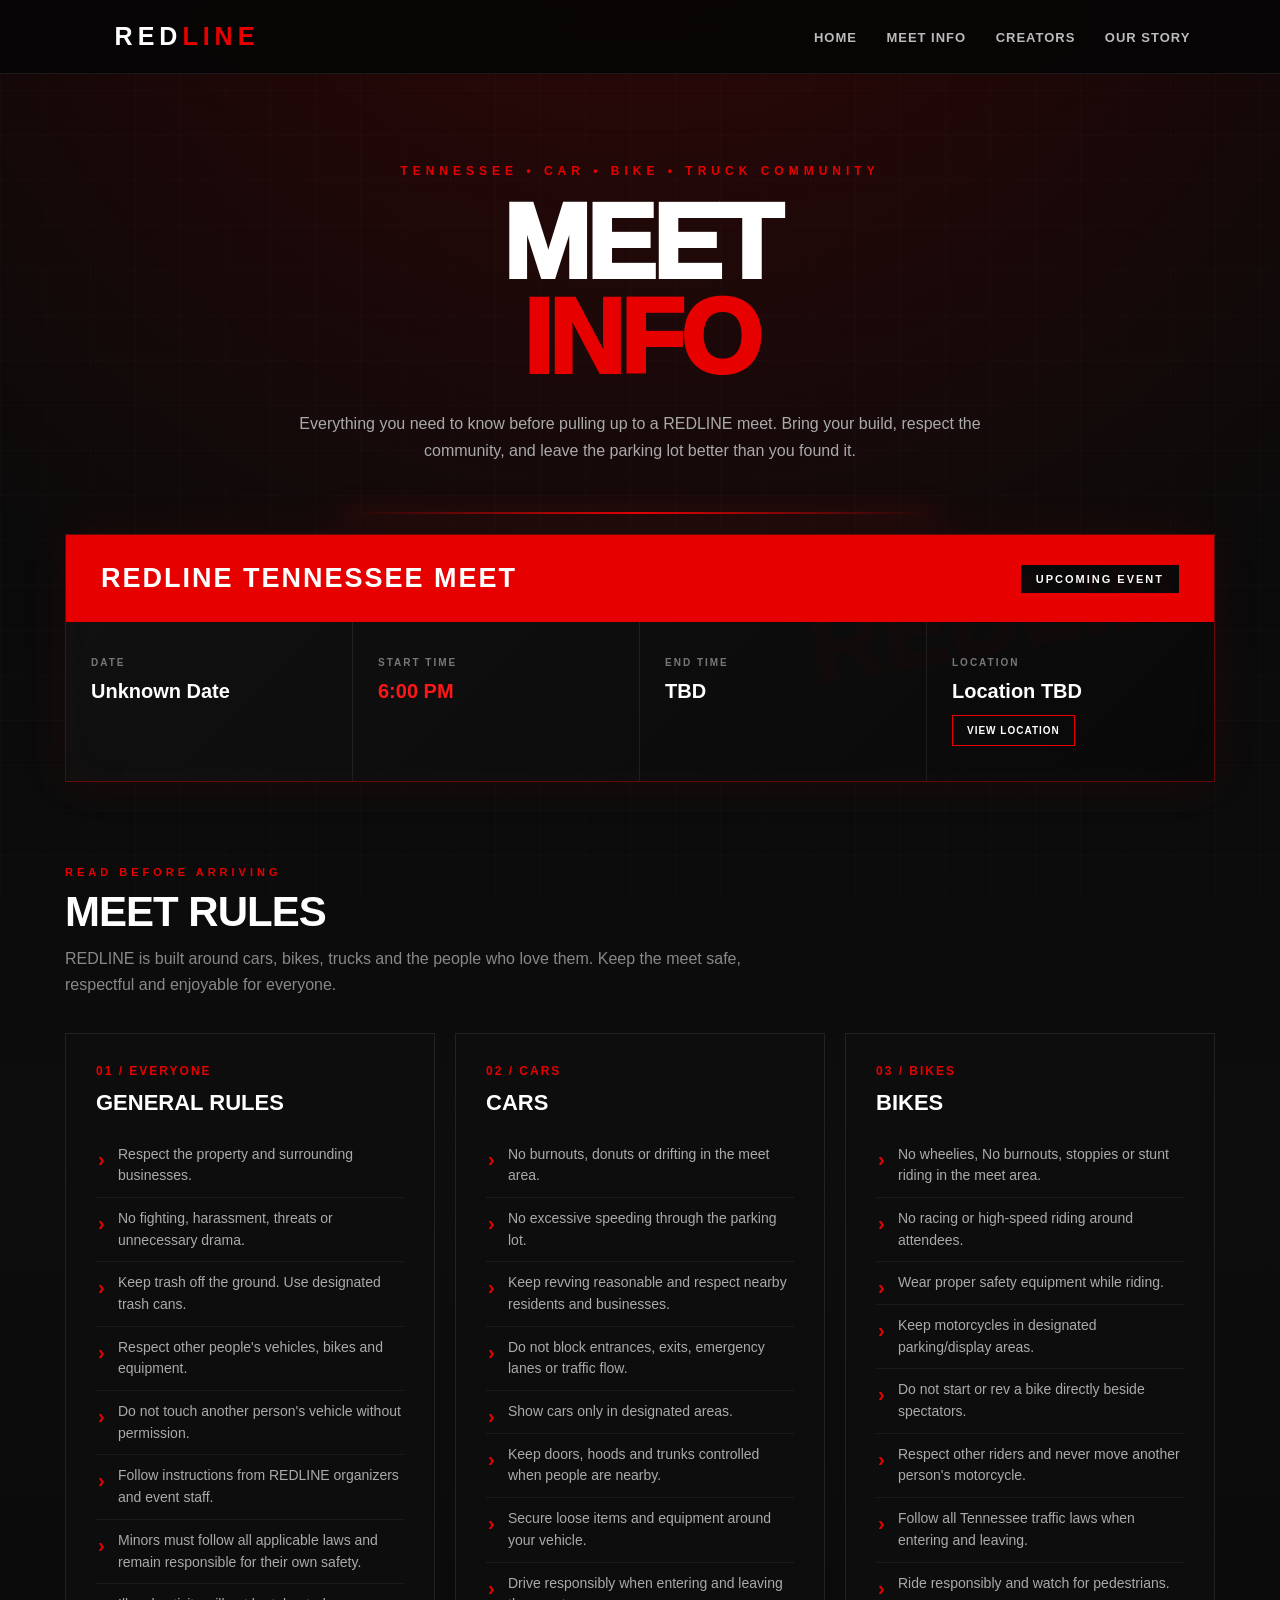
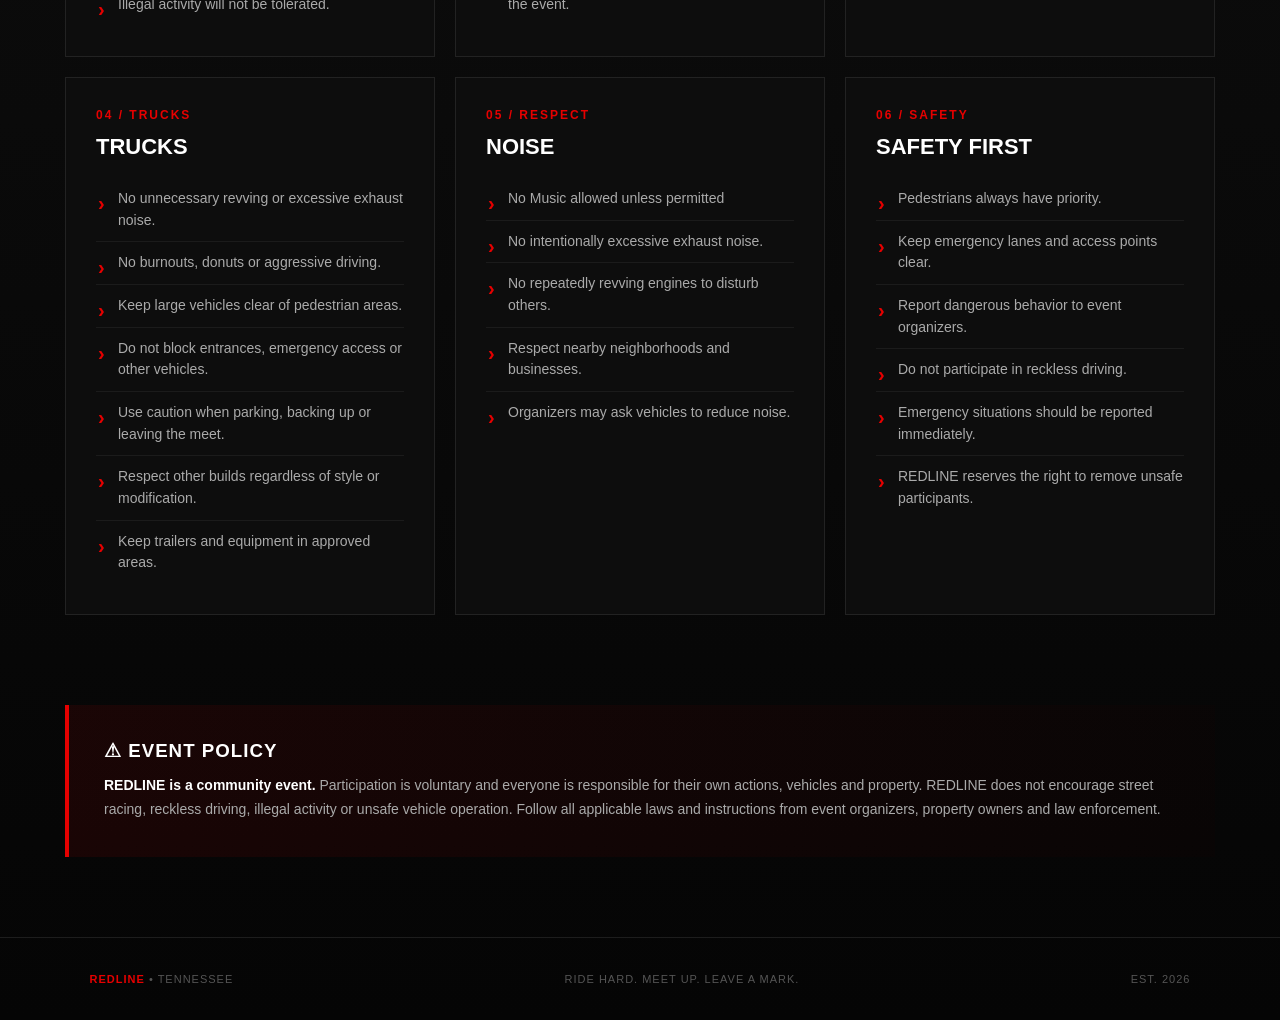
<file: meet-info.html>
<!DOCTYPE html>
<html lang="en">
<head>
    <meta charset="UTF-8">
    <meta name="viewport" content="width=device-width, initial-scale=1.0">

    <title>Meet Information | REDLINE Tennessee</title>

    <meta name="description" content="REDLINE Tennessee meet information, rules, location, date and event times for cars, bikes and trucks.">

    <style>
        * {
            margin: 0;
            padding: 0;
            box-sizing: border-box;
        }

        html {
            scroll-behavior: smooth;
        }

        body {
            font-family: Arial, Helvetica, sans-serif;
            background:
                radial-gradient(circle at 50% -10%, rgba(255, 0, 0, 0.18), transparent 35%),
                linear-gradient(180deg, #080808 0%, #0d0d0d 45%, #050505 100%);
            color: #fff;
            min-height: 100vh;
        }

        body::before {
            content: "";
            position: fixed;
            inset: 0;
            pointer-events: none;
            background-image:
                linear-gradient(rgba(255,255,255,0.015) 1px, transparent 1px),
                linear-gradient(90deg, rgba(255,255,255,0.015) 1px, transparent 1px);
            background-size: 45px 45px;
            z-index: -1;
        }

        /* NAVIGATION */

        nav {
            width: 100%;
            padding: 22px 7%;
            display: flex;
            justify-content: space-between;
            align-items: center;
            border-bottom: 1px solid rgba(255,255,255,0.08);
            background: rgba(5,5,5,0.9);
            backdrop-filter: blur(10px);
            position: sticky;
            top: 0;
            z-index: 100;
        }

        .logo {
            color: #fff;
            text-decoration: none;
            font-size: 25px;
            font-weight: 900;
            letter-spacing: 5px;
        }

        .logo span {
            color: #e60000;
        }

        nav a {
            color: #bbb;
            text-decoration: none;
            margin-left: 25px;
            font-size: 13px;
            font-weight: bold;
            text-transform: uppercase;
            letter-spacing: 1px;
            transition: 0.25s;
        }

        nav a:hover {
            color: #ff1a1a;
        }

        /* HERO */

        .hero {
            text-align: center;
            padding: 90px 20px 70px;
            position: relative;
            overflow: hidden;
        }

        .hero::after {
            content: "";
            position: absolute;
            width: 600px;
            height: 2px;
            background: linear-gradient(90deg, transparent, #e60000, transparent);
            bottom: 20px;
            left: 50%;
            transform: translateX(-50%);
            box-shadow: 0 0 25px rgba(255,0,0,0.6);
        }

        .eyebrow {
            color: #e60000;
            font-weight: 900;
            letter-spacing: 5px;
            font-size: 12px;
            margin-bottom: 18px;
        }

        h1 {
            font-size: clamp(48px, 9vw, 105px);
            line-height: 0.9;
            font-weight: 1000;
            letter-spacing: -4px;
            text-transform: uppercase;
        }

        h1 span {
            color: #e60000;
        }

        .hero p {
            max-width: 700px;
            margin: 25px auto 0;
            color: #aaa;
            font-size: 16px;
            line-height: 1.7;
        }

        /* EVENT CARD */

        .event-section {
            width: 90%;
            max-width: 1150px;
            margin: 0 auto 80px;
        }

        .event-card {
            position: relative;
            overflow: hidden;
            border: 1px solid rgba(255,0,0,0.35);
            background: linear-gradient(135deg, #111, #090909);
            box-shadow:
                0 0 45px rgba(255,0,0,0.08),
                inset 0 0 40px rgba(255,0,0,0.025);
        }

        .event-card::before {
            content: "REDLINE";
            position: absolute;
            right: -30px;
            top: 20px;
            font-size: 100px;
            font-weight: 1000;
            color: rgba(255,0,0,0.025);
            transform: rotate(-10deg);
        }

        .event-header {
            padding: 28px 35px;
            background: #e60000;
            display: flex;
            justify-content: space-between;
            align-items: center;
            gap: 20px;
        }

        .event-header h2 {
            font-size: 27px;
            text-transform: uppercase;
            letter-spacing: 2px;
        }

        .event-status {
            background: #090909;
            padding: 8px 15px;
            font-size: 11px;
            font-weight: bold;
            letter-spacing: 2px;
        }

        .event-details {
            display: grid;
            grid-template-columns: repeat(4, 1fr);
        }

        .detail {
            padding: 35px 25px;
            border-right: 1px solid rgba(255,255,255,0.08);
        }

        .detail:last-child {
            border-right: none;
        }

        .detail-label {
            color: #777;
            text-transform: uppercase;
            letter-spacing: 2px;
            font-size: 10px;
            font-weight: bold;
            margin-bottom: 12px;
        }

        .detail-value {
            font-size: 20px;
            font-weight: 900;
        }

        .detail-value.red {
            color: #ff1616;
        }

        .location-button {
            display: inline-block;
            margin-top: 12px;
            padding: 9px 14px;
            border: 1px solid #e60000;
            color: #fff;
            text-decoration: none;
            font-size: 10px;
            font-weight: bold;
            letter-spacing: 1px;
            text-transform: uppercase;
            transition: 0.25s;
        }

        .location-button:hover {
            background: #e60000;
        }

        /* RULES */

        .rules-section {
            width: 90%;
            max-width: 1150px;
            margin: 0 auto 90px;
        }

        .section-heading {
            margin-bottom: 35px;
        }

        .section-heading small {
            color: #e60000;
            font-size: 11px;
            letter-spacing: 4px;
            font-weight: bold;
        }

        .section-heading h2 {
            margin-top: 8px;
            font-size: 42px;
            text-transform: uppercase;
            letter-spacing: -1px;
        }

        .section-heading p {
            margin-top: 10px;
            color: #888;
            max-width: 700px;
            line-height: 1.6;
        }

        .rules-grid {
            display: grid;
            grid-template-columns: repeat(3, 1fr);
            gap: 20px;
        }

        .rule-card {
            background: #0d0d0d;
            border: 1px solid #222;
            padding: 30px;
            position: relative;
            transition: 0.3s;
        }

        .rule-card:hover {
            transform: translateY(-5px);
            border-color: rgba(230,0,0,0.7);
            box-shadow: 0 15px 35px rgba(0,0,0,0.5);
        }

        .rule-number {
            color: #e60000;
            font-size: 12px;
            font-weight: 900;
            letter-spacing: 2px;
        }

        .rule-card h3 {
            margin: 12px 0 18px;
            font-size: 22px;
            text-transform: uppercase;
        }

        .rule-card ul {
            list-style: none;
        }

        .rule-card li {
            color: #aaa;
            font-size: 14px;
            line-height: 1.55;
            padding: 10px 0 10px 22px;
            border-bottom: 1px solid rgba(255,255,255,0.06);
            position: relative;
        }

        .rule-card li:last-child {
            border-bottom: none;
        }

        .rule-card li::before {
            content: "›";
            position: absolute;
            left: 2px;
            color: #e60000;
            font-size: 20px;
            font-weight: bold;
        }

        /* IMPORTANT RULES */

        .important {
            width: 90%;
            max-width: 1150px;
            margin: 0 auto 80px;
            padding: 35px;
            border-left: 4px solid #e60000;
            background: linear-gradient(90deg, rgba(230,0,0,0.09), rgba(230,0,0,0.015));
        }

        .important h3 {
            text-transform: uppercase;
            margin-bottom: 12px;
            letter-spacing: 1px;
        }

        .important p {
            color: #aaa;
            line-height: 1.7;
            font-size: 14px;
        }

        .important strong {
            color: #fff;
        }

        /* FOOTER */

        footer {
            border-top: 1px solid #1d1d1d;
            padding: 35px 7%;
            display: flex;
            justify-content: space-between;
            align-items: center;
            color: #555;
            font-size: 11px;
            letter-spacing: 1px;
            text-transform: uppercase;
        }

        footer strong {
            color: #e60000;
        }

        /* MOBILE */

        @media (max-width: 800px) {

            nav {
                padding: 18px 5%;
            }

            nav a {
                display: none;
            }

            .hero {
                padding: 65px 20px 55px;
            }

            h1 {
                letter-spacing: -2px;
            }

            .event-details {
                grid-template-columns: repeat(2, 1fr);
            }

            .detail:nth-child(2) {
                border-right: none;
            }

            .detail:nth-child(-n+2) {
                border-bottom: 1px solid rgba(255,255,255,0.08);
            }

            .rules-grid {
                grid-template-columns: 1fr;
            }

            .event-header {
                flex-direction: column;
                align-items: flex-start;
            }

            footer {
                flex-direction: column;
                gap: 15px;
                text-align: center;
            }
        }

        @media (max-width: 500px) {

            .event-details {
                grid-template-columns: 1fr;
            }

            .detail {
                border-right: none !important;
                border-bottom: 1px solid rgba(255,255,255,0.08);
            }

            .detail:last-child {
                border-bottom: none;
            }

            .section-heading h2 {
                font-size: 32px;
            }

            .important {
                padding: 25px;
            }
        }
    </style>
</head>

<body>

    <!-- NAVIGATION -->
    <nav>
        <a href="index.html" class="logo">RED<span>LINE</span></a>

        <div>
            <a href="index.html">Home</a>
            <a href="meet-info.html">Meet Info</a>
            <a href="creator.html" class="active">Creators</a>
            <a href="beginning.html">OUR STORY</a>
        </div>
    </nav>


    <!-- HERO -->
    <section class="hero">

        <div class="eyebrow">TENNESSEE • CAR • BIKE • TRUCK COMMUNITY</div>

        <h1>
            MEET<br>
            <span>INFO</span>
        </h1>

        <p>
            Everything you need to know before pulling up to a REDLINE meet.
            Bring your build, respect the community, and leave the parking lot
            better than you found it.
        </p>

    </section>


    <!-- EVENT INFORMATION -->
    <section class="event-section">

        <div class="event-card">

            <div class="event-header">
                <h2>REDLINE Tennessee Meet</h2>

                <div class="event-status">
                    UPCOMING EVENT
                </div>
            </div>

            <div class="event-details">

                <div class="detail">
                    <div class="detail-label">Date</div>

                    <div class="detail-value">
                        Unknown Date
                    </div>
                </div>


                <div class="detail">
                    <div class="detail-label">Start Time</div>

                    <div class="detail-value red">
                        6:00 PM
                    </div>
                </div>


                <div class="detail">
                    <div class="detail-label">End Time</div>

                    <!-- CHANGE THIS -->
                    <div class="detail-value">
                        TBD
                    </div>
                </div>


                <div class="detail">
                    <div class="detail-label">Location</div>

                    <!-- CHANGE THIS -->
                    <div class="detail-value">
                        Location TBD
                    </div>

                    <!-- ADD GOOGLE MAP LINK HERE -->
                    <a href="#" class="location-button">
                        View Location
                    </a>
                </div>

            </div>

        </div>

    </section>


    <!-- RULES -->
    <section class="rules-section">

        <div class="section-heading">
            <small>READ BEFORE ARRIVING</small>

            <h2>Meet Rules</h2>

            <p>
                REDLINE is built around cars, bikes, trucks and the people
                who love them. Keep the meet safe, respectful and enjoyable
                for everyone.
            </p>
        </div>


        <div class="rules-grid">

            <!-- GENERAL RULES -->

            <div class="rule-card">

                <div class="rule-number">01 / EVERYONE</div>

                <h3>General Rules</h3>

                <ul>
                    <li>Respect the property and surrounding businesses.</li>

                    <li>No fighting, harassment, threats or unnecessary drama.</li>

                    <li>Keep trash off the ground. Use designated trash cans.</li>

                    <li>Respect other people's vehicles, bikes and equipment.</li>

                    <li>Do not touch another person's vehicle without permission.</li>

                    <li>Follow instructions from REDLINE organizers and event staff.</li>

                    <li>Minors must follow all applicable laws and remain responsible for their own safety.</li>

                    <li>Illegal activity will not be tolerated.</li>
                </ul>

            </div>


            <!-- CAR RULES -->

            <div class="rule-card">

                <div class="rule-number">02 / CARS</div>

                <h3>Cars</h3>

                <ul>
                    <li>No burnouts, donuts or drifting in the meet area.</li>

                    <li>No excessive speeding through the parking lot.</li>

                    <li>Keep revving reasonable and respect nearby residents and businesses.</li>

                    <li>Do not block entrances, exits, emergency lanes or traffic flow.</li>

                    <li>Show cars only in designated areas.</li>

                    <li>Keep doors, hoods and trunks controlled when people are nearby.</li>

                    <li>Secure loose items and equipment around your vehicle.</li>

                    <li>Drive responsibly when entering and leaving the event.</li>
                </ul>

            </div>


            <!-- BIKE RULES -->

            <div class="rule-card">

                <div class="rule-number">03 / BIKES</div>

                <h3>Bikes</h3>

                <ul>
                    <li>No wheelies, No burnouts, stoppies or stunt riding in the meet area.</li>

                    <li>No racing or high-speed riding around attendees.</li>

                    <li>Wear proper safety equipment while riding.</li>

                    <li>Keep motorcycles in designated parking/display areas.</li>

                    <li>Do not start or rev a bike directly beside spectators.</li>

                    <li>Respect other riders and never move another person's motorcycle.</li>

                    <li>Follow all Tennessee traffic laws when entering and leaving.</li>

                    <li>Ride responsibly and watch for pedestrians.</li>
                </ul>

            </div>


            <!-- TRUCK RULES -->

            <div class="rule-card">

                <div class="rule-number">04 / TRUCKS</div>

                <h3>Trucks</h3>

                <ul>
                    <li>No unnecessary revving or excessive exhaust noise.</li>

                    <li>No burnouts, donuts or aggressive driving.</li>

                    <li>Keep large vehicles clear of pedestrian areas.</li>

                    <li>Do not block entrances, emergency access or other vehicles.</li>

                    <li>Use caution when parking, backing up or leaving the meet.</li>

                    <li>Respect other builds regardless of style or modification.</li>

                    <li>Keep trailers and equipment in approved areas.</li>
                </ul>

            </div>


            <!-- SOUND -->

            <div class="rule-card">

                <div class="rule-number">05 / RESPECT</div>

                <h3>Noise</h3>

                <ul>
                    <li>No Music allowed unless permitted</li>

                    <li>No intentionally excessive exhaust noise.</li>

                    <li>No repeatedly revving engines to disturb others.</li>

                    <li>Respect nearby neighborhoods and businesses.</li>

                    <li>Organizers may ask vehicles to reduce noise.</li>
                </ul>

            </div>


            <!-- SAFETY -->

            <div class="rule-card">

                <div class="rule-number">06 / SAFETY</div>

                <h3>Safety First</h3>

                <ul>
                    <li>Pedestrians always have priority.</li>

                    <li>Keep emergency lanes and access points clear.</li>

                    <li>Report dangerous behavior to event organizers.</li>

                    <li>Do not participate in reckless driving.</li>

                    <li>Emergency situations should be reported immediately.</li>

                    <li>REDLINE reserves the right to remove unsafe participants.</li>
                </ul>

            </div>

        </div>

    </section>


    <!-- IMPORTANT NOTICE -->

    <section class="important">

        <h3>⚠ Event Policy</h3>

        <p>
            <strong>REDLINE is a community event.</strong>
            Participation is voluntary and everyone is responsible for their
            own actions, vehicles and property. REDLINE does not encourage
            street racing, reckless driving, illegal activity or unsafe
            vehicle operation. Follow all applicable laws and instructions
            from event organizers, property owners and law enforcement.
        </p>

    </section>


    <!-- FOOTER -->

    <footer>

        <div>
            <strong>REDLINE</strong> • Tennessee
        </div>

        <div>
            Ride hard. Meet up. Leave a mark.
        </div>

        <div>
            EST. 2026
        </div>

    </footer>


</body>
</html>
</file>
<file: css/social.css>
@import url('https://fonts.googleapis.com/css2?family=Barlow+Condensed:wght@300;400;500;600;700;800;900&family=Space+Mono:wght@400;700&display=swap');

:root {
    --red: #e00000;
    --red-bright: #ff1717;
    --red-dark: #680000;
    --black: #050505;
    --panel: #0b0b0b;
    --line: rgba(255,255,255,.10);
    --muted: #747474;
    --white: #f5f5f5;
}

* {
    margin: 0;
    padding: 0;
    box-sizing: border-box;
}

html {
    scroll-behavior: smooth;
}

body {
    min-height: 100vh;
    overflow-x: hidden;
    background: var(--black);
    color: var(--white);
    font-family: "Barlow Condensed", Arial, sans-serif;
}

a {
    color: inherit;
    text-decoration: none;
}

.world {
    position: fixed;
    inset: 0;
    z-index: -20;
    overflow: hidden;
    background:
        radial-gradient(circle at 50% 20%, rgba(130,0,0,.15), transparent 28%),
        radial-gradient(circle at 10% 90%, rgba(80,0,0,.13), transparent 30%),
        #050505;
}

.grid {
    position: absolute;
    inset: -10%;
    opacity: .18;
    background-image:
        linear-gradient(rgba(255,255,255,.035) 1px, transparent 1px),
        linear-gradient(90deg, rgba(255,255,255,.035) 1px, transparent 1px);
    background-size: 70px 70px;
    transform: perspective(600px) rotateX(62deg) scale(1.8) translateY(22%);
    transform-origin: center bottom;
}

.noise {
    position: absolute;
    inset: 0;
    opacity: .055;
    background-image: url("data:image/svg+xml,%3Csvg viewBox='0 0 160 160' xmlns='http://www.w3.org/2000/svg'%3E%3Cfilter id='n'%3E%3CfeTurbulence type='fractalNoise' baseFrequency='.8' numOctaves='3' stitchTiles='stitch'/%3E%3C/filter%3E%3Crect width='100%25' height='100%25' filter='url(%23n)' opacity='.55'/%3E%3C/svg%3E");
    pointer-events: none;
}

.red-orbit {
    position: absolute;
    border: 1px solid rgba(255,0,0,.13);
    border-radius: 50%;
    transform: rotate(-22deg);
    box-shadow: 0 0 45px rgba(180,0,0,.06);
}

.orbit-1 {
    width: 900px;
    height: 260px;
    right: -300px;
    top: 18%;
}

.orbit-2 {
    width: 700px;
    height: 190px;
    left: -280px;
    bottom: 12%;
}

.orbit-3 {
    width: 520px;
    height: 140px;
    right: 8%;
    top: 58%;
    opacity: .45;
}

.corner {
    position: absolute;
    width: 50px;
    height: 50px;
    border-color: rgba(255,0,0,.4);
}

.corner-tl {
    top: 85px;
    left: 4%;
    border-top: 1px solid;
    border-left: 1px solid;
}

.corner-tr {
    top: 85px;
    right: 4%;
    border-top: 1px solid;
    border-right: 1px solid;
}

.corner-bl {
    bottom: 25px;
    left: 4%;
    border-bottom: 1px solid;
    border-left: 1px solid;
}

.corner-br {
    bottom: 25px;
    right: 4%;
    border-bottom: 1px solid;
    border-right: 1px solid;
}

.topbar {
    position: fixed;
    top: 0;
    left: 0;
    right: 0;
    z-index: 1000;
    height: 72px;
    padding: 0 5vw;
    display: flex;
    align-items: center;
    justify-content: space-between;
    background: rgba(5,5,5,.72);
    border-bottom: 1px solid var(--line);
    backdrop-filter: blur(18px);
}

.brand {
    color: var(--red);
    font-size: 25px;
    font-weight: 900;
    letter-spacing: 4px;
}

.brand-red {
    color: var(--white);
}

.nav-center {
    display: flex;
    align-items: center;
    gap: 15px;
    color: #606060;
    font: 10px "Space Mono", monospace;
    letter-spacing: 1px;
}

.nav-center i {
    width: 5px;
    height: 5px;
    background: var(--red);
    border-radius: 50%;
    box-shadow: 0 0 10px var(--red);
}

.back-link {
    font: 10px "Space Mono", monospace;
    letter-spacing: 2px;
    color: #aaa;
}

.back-link span {
    color: var(--red);
    font-size: 15px;
}

main {
    position: relative;
}

.hero {
    min-height: 100vh;
    position: relative;
    display: flex;
    align-items: center;
    padding: 140px 9vw 100px;
    overflow: hidden;
}

.hero::before {
    content: "";
    position: absolute;
    width: 1px;
    height: 65%;
    left: 9vw;
    top: 17%;
    background: linear-gradient(transparent, var(--red), transparent);
    opacity: .7;
}

.hero-index {
    position: absolute;
    top: 125px;
    left: 9vw;
    color: #454545;
    font: 10px "Space Mono", monospace;
    letter-spacing: 3px;
}

.hero-copy {
    position: relative;
    z-index: 3;
    max-width: 650px;
}

.eyebrow,
.section-code,
.mini-label {
    color: var(--red);
    font: 10px "Space Mono", monospace;
    letter-spacing: 3px;
}

.eyebrow {
    display: flex;
    align-items: center;
    gap: 10px;
    margin-bottom: 24px;
}

.pulse {
    width: 7px;
    height: 7px;
    background: var(--red-bright);
    border-radius: 50%;
    box-shadow: 0 0 0 0 rgba(255,0,0,.5);
    animation: pulse 1.8s infinite;
}

@keyframes pulse {
    70% {
        box-shadow: 0 0 0 10px rgba(255,0,0,0);
    }
    100% {
        box-shadow: 0 0 0 0 rgba(255,0,0,0);
    }
}

.hero h1 {
    font-size: clamp(100px, 17vw, 250px);
    line-height: .72;
    font-weight: 900;
    letter-spacing: -10px;
    text-transform: uppercase;
}

.hero h1 span {
    color: transparent;
    -webkit-text-stroke: 2px #777;
}

.hero p {
    max-width: 440px;
    margin-top: 45px;
    color: #8a8a8a;
    font-size: 18px;
    line-height: 1.3;
}

.hero-mark {
    position: absolute;
    width: min(45vw, 650px);
    height: min(45vw, 650px);
    right: -8vw;
    top: 50%;
    transform: translateY(-50%);
    border-radius: 50%;
}

.mark-ring {
    position: absolute;
    border: 1px solid rgba(255,0,0,.18);
    border-radius: 50%;
    inset: 0;
}

.ring-a {
    transform: rotate(18deg) scaleY(.34);
    animation: orbitA 12s linear infinite;
}

.ring-b {
    transform: rotate(-18deg) scaleY(.48);
    animation: orbitB 18s linear infinite reverse;
}

.ring-c {
    transform: rotate(55deg) scaleY(.68);
    animation: orbitA 22s linear infinite;
}

@keyframes orbitA {
    from { transform: rotate(0deg) scaleY(.34); }
    to { transform: rotate(360deg) scaleY(.34); }
}

@keyframes orbitB {
    from { transform: rotate(0deg) scaleY(.48); }
    to { transform: rotate(360deg) scaleY(.48); }
}

.mark-core {
    position: absolute;
    inset: 28%;
    display: grid;
    place-items: center;
    border-radius: 50%;
    background:
        radial-gradient(circle, rgba(230,0,0,.3), rgba(70,0,0,.05) 50%, transparent 70%);
    color: rgba(255,255,255,.85);
    font-size: clamp(45px, 8vw, 105px);
    font-weight: 900;
    letter-spacing: -6px;
    text-shadow: 0 0 35px rgba(255,0,0,.25);
}

.hero-scroll {
    position: absolute;
    bottom: 35px;
    left: 9vw;
    display: flex;
    align-items: center;
    gap: 15px;
    color: #4e4e4e;
    font: 9px "Space Mono", monospace;
    letter-spacing: 2px;
}

.hero-scroll b {
    width: 50px;
    height: 1px;
    background: var(--red);
}

.social-hub {
    max-width: 1500px;
    margin: auto;
    padding: 140px 7vw;
}

.section-intro {
    max-width: 800px;
    margin-bottom: 65px;
}

.section-intro h2 {
    margin: 18px 0 25px;
    font-size: clamp(50px, 7vw, 100px);
    line-height: .82;
    letter-spacing: -3px;
}

.section-intro h2 em {
    color: var(--red);
    font-style: normal;
}

.section-intro p {
    max-width: 450px;
    color: #737373;
    font-size: 16px;
}

.social-grid {
    display: grid;
    grid-template-columns: repeat(2, 1fr);
    gap: 18px;
}

.social-card {
    min-height: 500px;
    position: relative;
    overflow: hidden;
    padding: 30px;
    background: rgba(10,10,10,.82);
    border: 1px solid rgba(255,255,255,.11);
    transition: transform .5s cubic-bezier(.2,.8,.2,1), border-color .3s;
}

.social-card::before {
    content: "";
    position: absolute;
    inset: 0;
    background:
        linear-gradient(135deg, rgba(255,0,0,.09), transparent 35%),
        linear-gradient(315deg, rgba(255,255,255,.025), transparent 45%);
    pointer-events: none;
}

.social-card:hover {
    transform: translateY(-10px);
    border-color: rgba(255,0,0,.6);
}

.social-card::after {
    content: "";
    position: absolute;
    width: 180px;
    height: 180px;
    right: -80px;
    bottom: -80px;
    border: 1px solid rgba(255,0,0,.3);
    border-radius: 50%;
    box-shadow:
        0 0 0 25px rgba(255,0,0,.025),
        0 0 0 50px rgba(255,0,0,.018),
        0 0 0 75px rgba(255,0,0,.012);
    transition: .6s;
}

.social-card:hover::after {
    transform: scale(1.35) rotate(30deg);
}

.card-top,
.card-bottom {
    position: relative;
    z-index: 3;
    display: flex;
    justify-content: space-between;
    align-items: center;
}

.card-number {
    color: #555;
    font: 10px "Space Mono", monospace;
}

.card-status {
    color: #666;
    font: 8px "Space Mono", monospace;
    letter-spacing: 2px;
}

.card-symbol {
    position: absolute;
    top: 95px;
    right: 45px;
    font-size: 100px;
    line-height: 1;
    color: rgba(255,255,255,.055);
    transition: .5s;
}

.social-card:hover .card-symbol {
    color: rgba(255,0,0,.18);
    transform: scale(1.12) rotate(-8deg);
}

.card-content {
    position: absolute;
    left: 30px;
    bottom: 90px;
    z-index: 3;
}

.platform {
    color: var(--red);
    font: 10px "Space Mono", monospace;
    letter-spacing: 3px;
    margin-bottom: 10px;
}

.card-content h3 {
    font-size: clamp(48px, 6vw, 78px);
    line-height: .78;
    letter-spacing: -2px;
    font-weight: 900;
}

.card-content p {
    max-width: 330px;
    margin-top: 22px;
    color: #777;
    font-size: 14px;
    line-height: 1.35;
}

.card-bottom {
    position: absolute;
    left: 30px;
    right: 30px;
    bottom: 28px;
    padding-top: 18px;
    border-top: 1px solid rgba(255,255,255,.09);
    color: #666;
    font: 9px "Space Mono", monospace;
    letter-spacing: 2px;
}

.card-bottom strong {
    color: var(--red);
    font-size: 20px;
    font-weight: 400;
}

.card-scan {
    position: absolute;
    left: -20%;
    right: -20%;
    height: 1px;
    top: 45%;
    background: linear-gradient(90deg, transparent, rgba(255,0,0,.35), transparent);
    opacity: 0;
}

.social-card:hover .card-scan {
    animation: scan 1.2s ease-out;
}

@keyframes scan {
    0% {
        top: 10%;
        opacity: 0;
    }
    25% {
        opacity: 1;
    }
    100% {
        top: 90%;
        opacity: 0;
    }
}

.statement {
    position: relative;
    min-height: 620px;
    display: grid;
    grid-template-columns: 100px 1fr 100px;
    align-items: center;
    max-width: 1500px;
    margin: auto;
    padding: 120px 7vw;
    border-top: 1px solid var(--line);
    border-bottom: 1px solid var(--line);
}

.statement-line {
    position: absolute;
    left: 7vw;
    right: 7vw;
    top: 50%;
    height: 1px;
    background: linear-gradient(90deg, transparent, rgba(255,0,0,.35), transparent);
}

.statement-number {
    position: relative;
    color: #292929;
    font-size: 90px;
    font-weight: 900;
}

.statement-main {
    position: relative;
    justify-self: center;
    max-width: 760px;
}

.statement-main h2 {
    margin: 20px 0 28px;
    font-size: clamp(65px, 9vw, 125px);
    line-height: .75;
    letter-spacing: -5px;
}

.statement-main h2 span {
    color: var(--red);
}

.statement-main p {
    max-width: 480px;
    color: #777;
    font-size: 17px;
}

.statement-side {
    height: 100%;
    display: flex;
    align-items: center;
    justify-content: center;
}

.vertical-text {
    writing-mode: vertical-rl;
    transform: rotate(180deg);
    color: #4c4c4c;
    font: 9px "Space Mono", monospace;
    letter-spacing: 3px;
}

.quick-links {
    max-width: 1500px;
    margin: auto;
    padding: 130px 7vw;
}

.quick-head {
    display: flex;
    align-items: end;
    justify-content: space-between;
    gap: 30px;
    margin-bottom: 45px;
}

.quick-head span {
    color: var(--red);
    font: 10px "Space Mono", monospace;
    letter-spacing: 2px;
}

.quick-head h2 {
    font-size: clamp(55px, 7vw, 95px);
    line-height: .8;
}

.quick-grid {
    display: grid;
    grid-template-columns: repeat(4, 1fr);
    border-top: 1px solid var(--line);
    border-left: 1px solid var(--line);
}

.quick-card {
    min-height: 130px;
    padding: 25px;
    display: flex;
    justify-content: space-between;
    align-items: end;
    border-right: 1px solid var(--line);
    border-bottom: 1px solid var(--line);
    color: #777;
    transition: .35s;
}

.quick-card span {
    font: 10px "Space Mono", monospace;
    letter-spacing: 1px;
}

.quick-card b {
    color: var(--red);
    font-size: 24px;
    font-weight: 400;
}

.quick-card:hover {
    color: #fff;
    background: rgba(130,0,0,.12);
}

footer {
    padding: 55px 7vw;
    display: flex;
    justify-content: space-between;
    align-items: center;
    border-top: 1px solid var(--line);
}

.footer-logo {
    font-size: 25px;
    font-weight: 900;
    letter-spacing: 4px;
}

.footer-logo span {
    color: var(--red);
}

.footer-meta {
    color: #555;
    font: 9px "Space Mono", monospace;
    letter-spacing: 1px;
}

.footer-meta span {
    color: var(--red);
    padding: 0 8px;
}

/* Responsive */
@media (max-width: 900px) {

    .nav-center {
        display: none;
    }

    .hero {
        padding-left: 7vw;
    }

    .hero h1 {
        font-size: clamp(90px, 19vw, 180px);
    }

    .hero-mark {
        opacity: .35;
        right: -25vw;
    }

    .social-grid {
        grid-template-columns: 1fr;
    }

    .social-card {
        min-height: 450px;
    }

    .statement {
        grid-template-columns: 60px 1fr;
    }

    .statement-side {
        display: none;
    }

    .quick-grid {
        grid-template-columns: repeat(2, 1fr);
    }
}

@media (max-width: 600px) {

    .topbar {
        height: 62px;
        padding: 0 6vw;
    }

    .brand {
        font-size: 20px;
    }

    .back-link {
        font-size: 8px;
    }

    .hero {
        min-height: 90vh;
        padding: 120px 7vw 80px;
    }

    .hero::before,
    .hero-index {
        display: none;
    }

    .hero h1 {
        font-size: clamp(80px, 25vw, 135px);
        letter-spacing: -6px;
    }

    .hero h1 span {
        -webkit-text-stroke: 1px #777;
    }

    .hero-mark {
        width: 500px;
        height: 500px;
        right: -300px;
        opacity: .25;
    }

    .hero p {
        font-size: 16px;
    }

    .social-hub,
    .quick-links {
        padding: 90px 6vw;
    }

    .section-intro h2 {
        font-size: 60px;
    }

    .social-card {
        min-height: 430px;
        padding: 22px;
    }

    .card-content {
        left: 22px;
        bottom: 80px;
    }

    .card-bottom {
        left: 22px;
        right: 22px;
        bottom: 22px;
    }

    .card-content h3 {
        font-size: 58px;
    }

    .statement {
        min-height: 550px;
        grid-template-columns: 1fr;
        padding: 90px 7vw;
    }

    .statement-number {
        font-size: 55px;
        margin-bottom: 35px;
    }

    .statement-main h2 {
        font-size: 70px;
        letter-spacing: -3px;
    }

    .quick-head {
        display: block;
    }

    .quick-head h2 {
        margin-top: 18px;
    }

    .quick-grid {
        grid-template-columns: 1fr;
    }

    footer {
        display: block;
    }

    .footer-meta {
        margin-top: 20px;
        line-height: 2;
    }
}

@media (prefers-reduced-motion: reduce) {
    *,
    *::before,
    *::after {
        animation-duration: .01ms !important;
        animation-iteration-count: 1 !important;
        scroll-behavior: auto !important;
        transition-duration: .01ms !important;
    }
}
</file>
